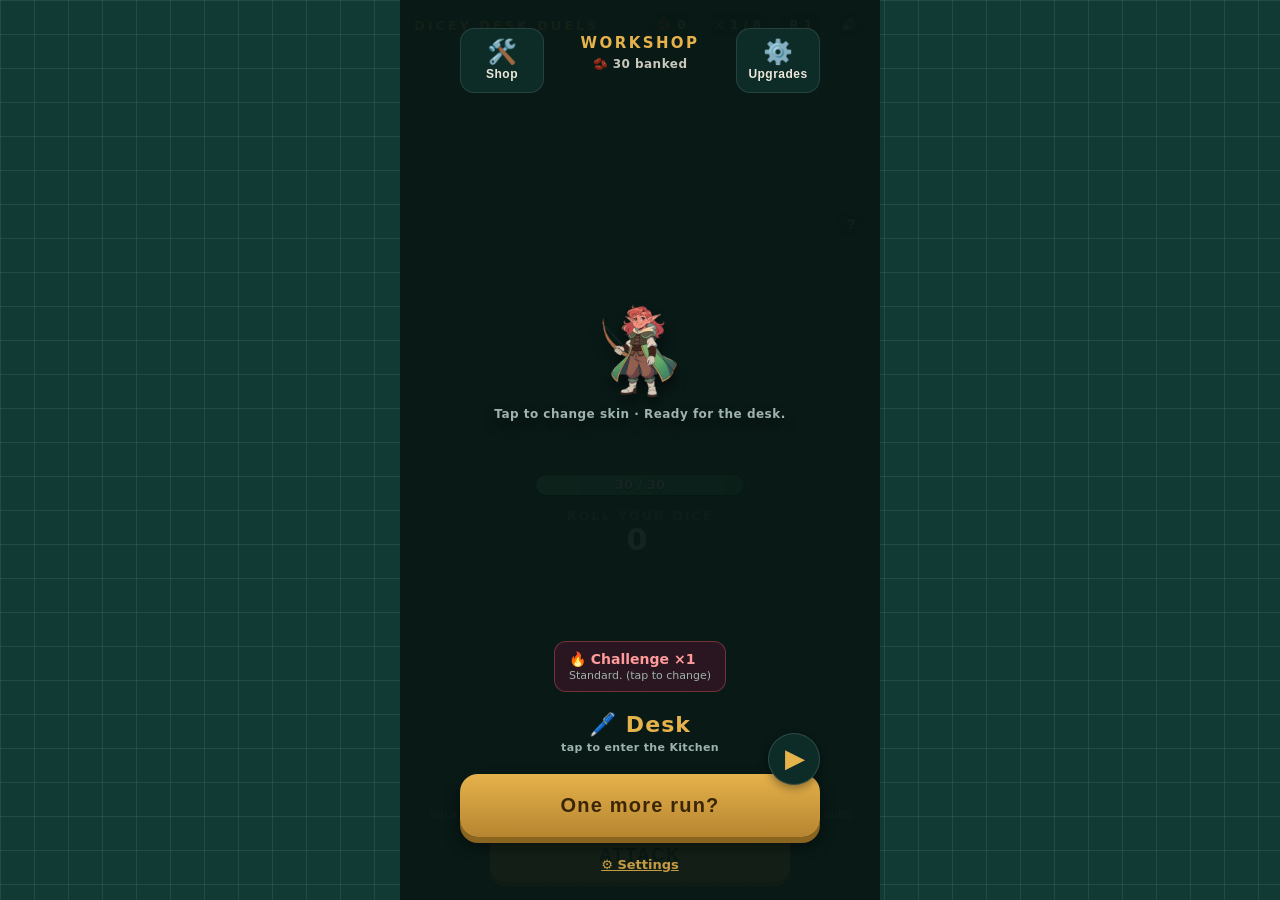
<file: index.html>
<!DOCTYPE html>
<html lang="en">
<head>
<meta charset="UTF-8">
<meta name="viewport" content="width=device-width, initial-scale=1.0, maximum-scale=1.0, user-scalable=no">
<meta name="theme-color" content="#123a35">
<link rel="manifest" href="manifest.webmanifest">
<link rel="icon" href="favicon.ico" sizes="any">
<link rel="icon" type="image/svg+xml" href="favicon.svg">
<link rel="icon" type="image/png" sizes="32x32" href="favicon-32x32.png">
<link rel="icon" type="image/png" sizes="16x16" href="favicon-16x16.png">
<link rel="apple-touch-icon" href="apple-touch-icon.png">
<link rel="stylesheet" href="styles.css">
<title>Dicey Desk Duels</title>
</head>
<body>
<div id="game">
  <div class="topbar">
    <div class="title">DICEY DESK DUELS</div>
    <div class="grow"></div>
    <div class="chip">🫘 <b id="curlabel">0</b></div>
    <div class="chip" id="chalchip" style="display:none">🔥× <b id="challabel">1</b></div>
    <div class="chip">⚔️ <b id="fightlabel">1 / 8</b></div>
    <div class="chip">R<b id="roundlabel">1</b></div>
    <button class="chip" id="mutebtn" title="Mute / unmute sound" aria-label="Mute or unmute sound">🔊</button>
  </div>
  <div class="enemies" id="enemies"></div>
  <div class="player" id="playerzone">
    <button class="info" id="infobtn">?</button>
    <div class="heroline">
      <div class="allyslot" id="ally0"></div>
      <div class="hero" id="hero">🧝</div>
      <div class="allyslot" id="ally1"></div>
    </div>
    <div class="phpwrap">
      <span class="armorpip" id="armorpip" style="display:none">🛡️<span id="armorval">0</span></span>
      <span class="shieldpip" id="shieldpip" style="display:none">🔷<span id="shieldval">0</span></span>
      <span class="poisonpip" id="poisonpip" style="display:none">🧪<span id="poisonval">0</span></span>
      <div class="php"><i id="phpfill"></i><span id="phptext">30 / 30</span></div>
    </div>
    <div class="preview" id="preview">
      <div class="combo none" id="combolabel">roll your dice</div>
      <div class="dmgnum"><span id="dmgval">0</span><em id="dmgmeta"></em></div>
    </div>
  </div>
  <div class="dicerow" id="dicerow"></div>
  <div class="rerollbar">🔄 <b id="rerolls">3</b> / <span id="maxrerolls">3</span> rerolls</div>
  <div class="hint">Tap a die to reroll · tap an enemy for stats &amp; targeting · tap yourself for buffs</div>
  <div class="actions"><button class="attack" id="attackbtn">Attack</button></div>
  <div class="overlay" id="overlay" style="display:none"></div>
</div>
<script src="content.js"></script>
<script src="engine.js"></script>
<script src="audio.js"></script>
<script src="music.js"></script>
<script src="view.js"></script>
<script>
if ('serviceWorker' in navigator && location.protocol.indexOf('http') === 0) {
  navigator.serviceWorker.register('sw.js').then(function (r) { if (r) r.update(); }).catch(function(){});
}
</script>
</body>
</html>
</file>
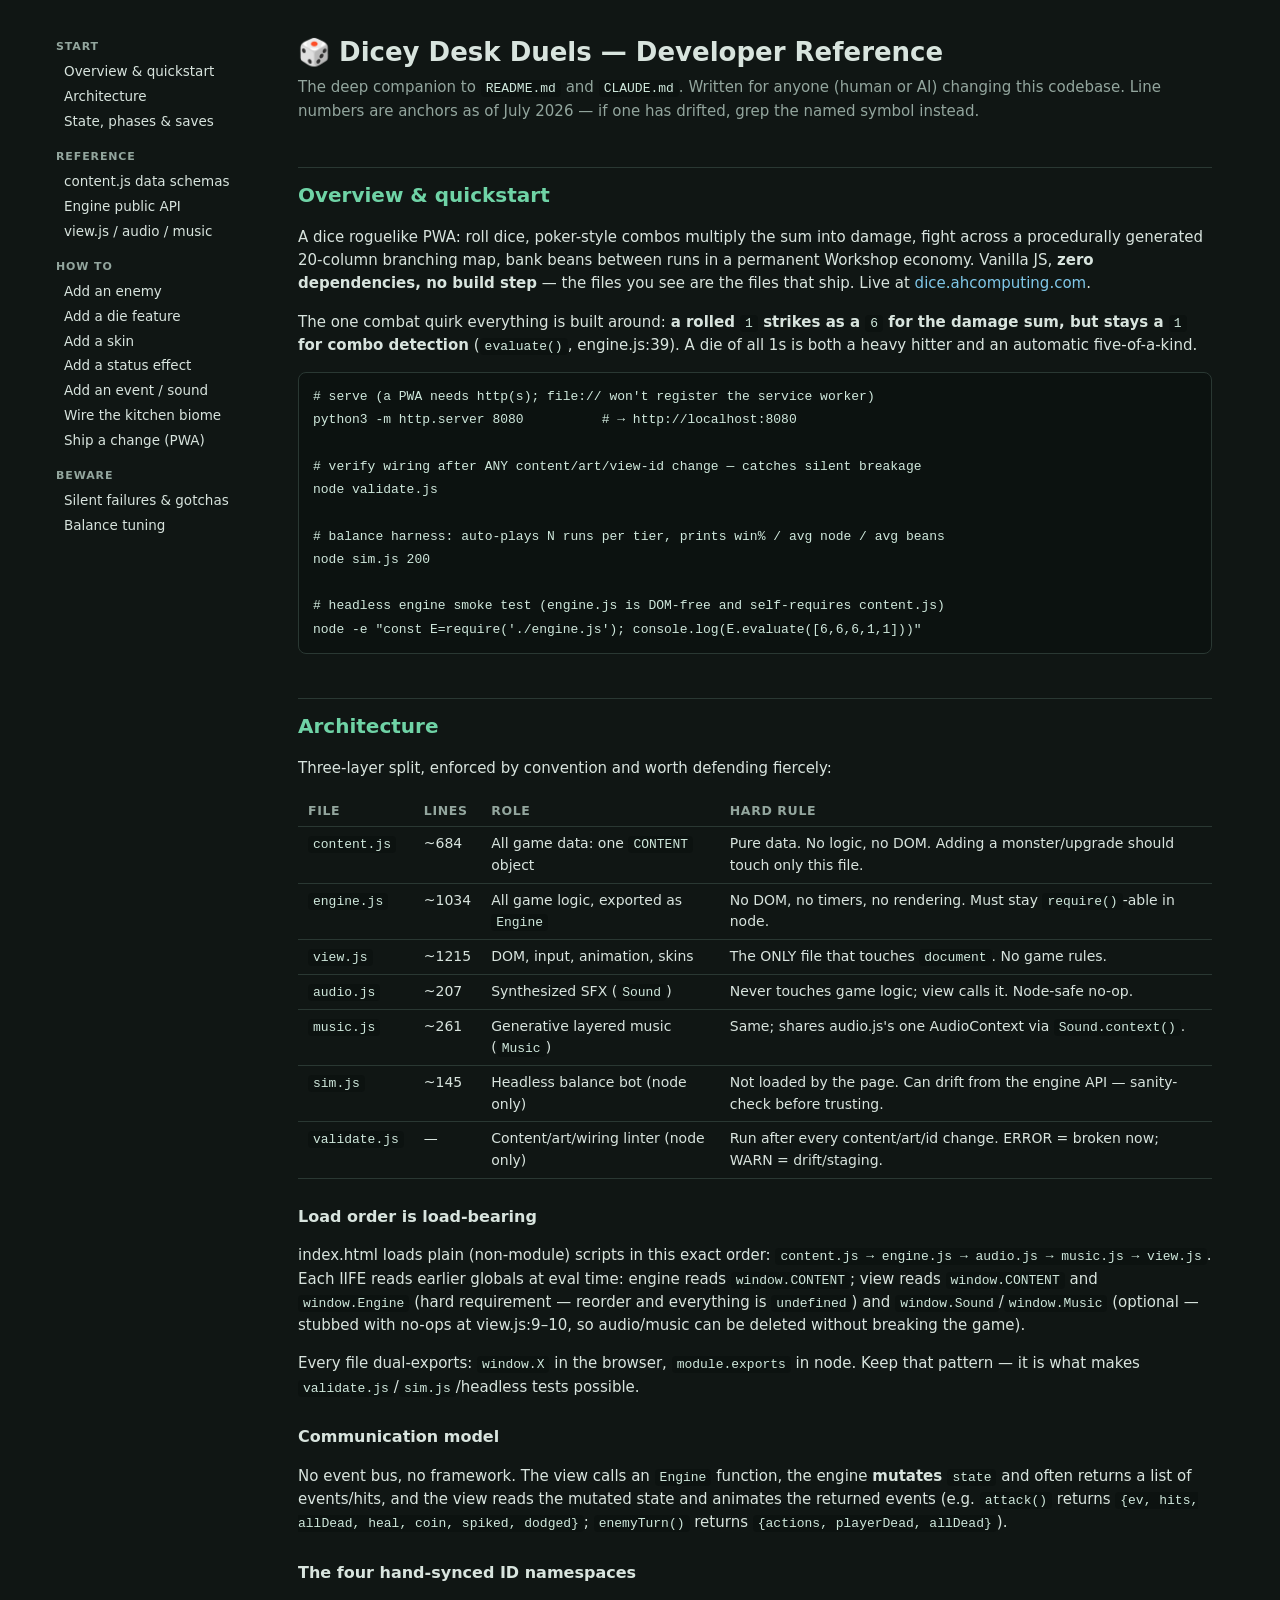
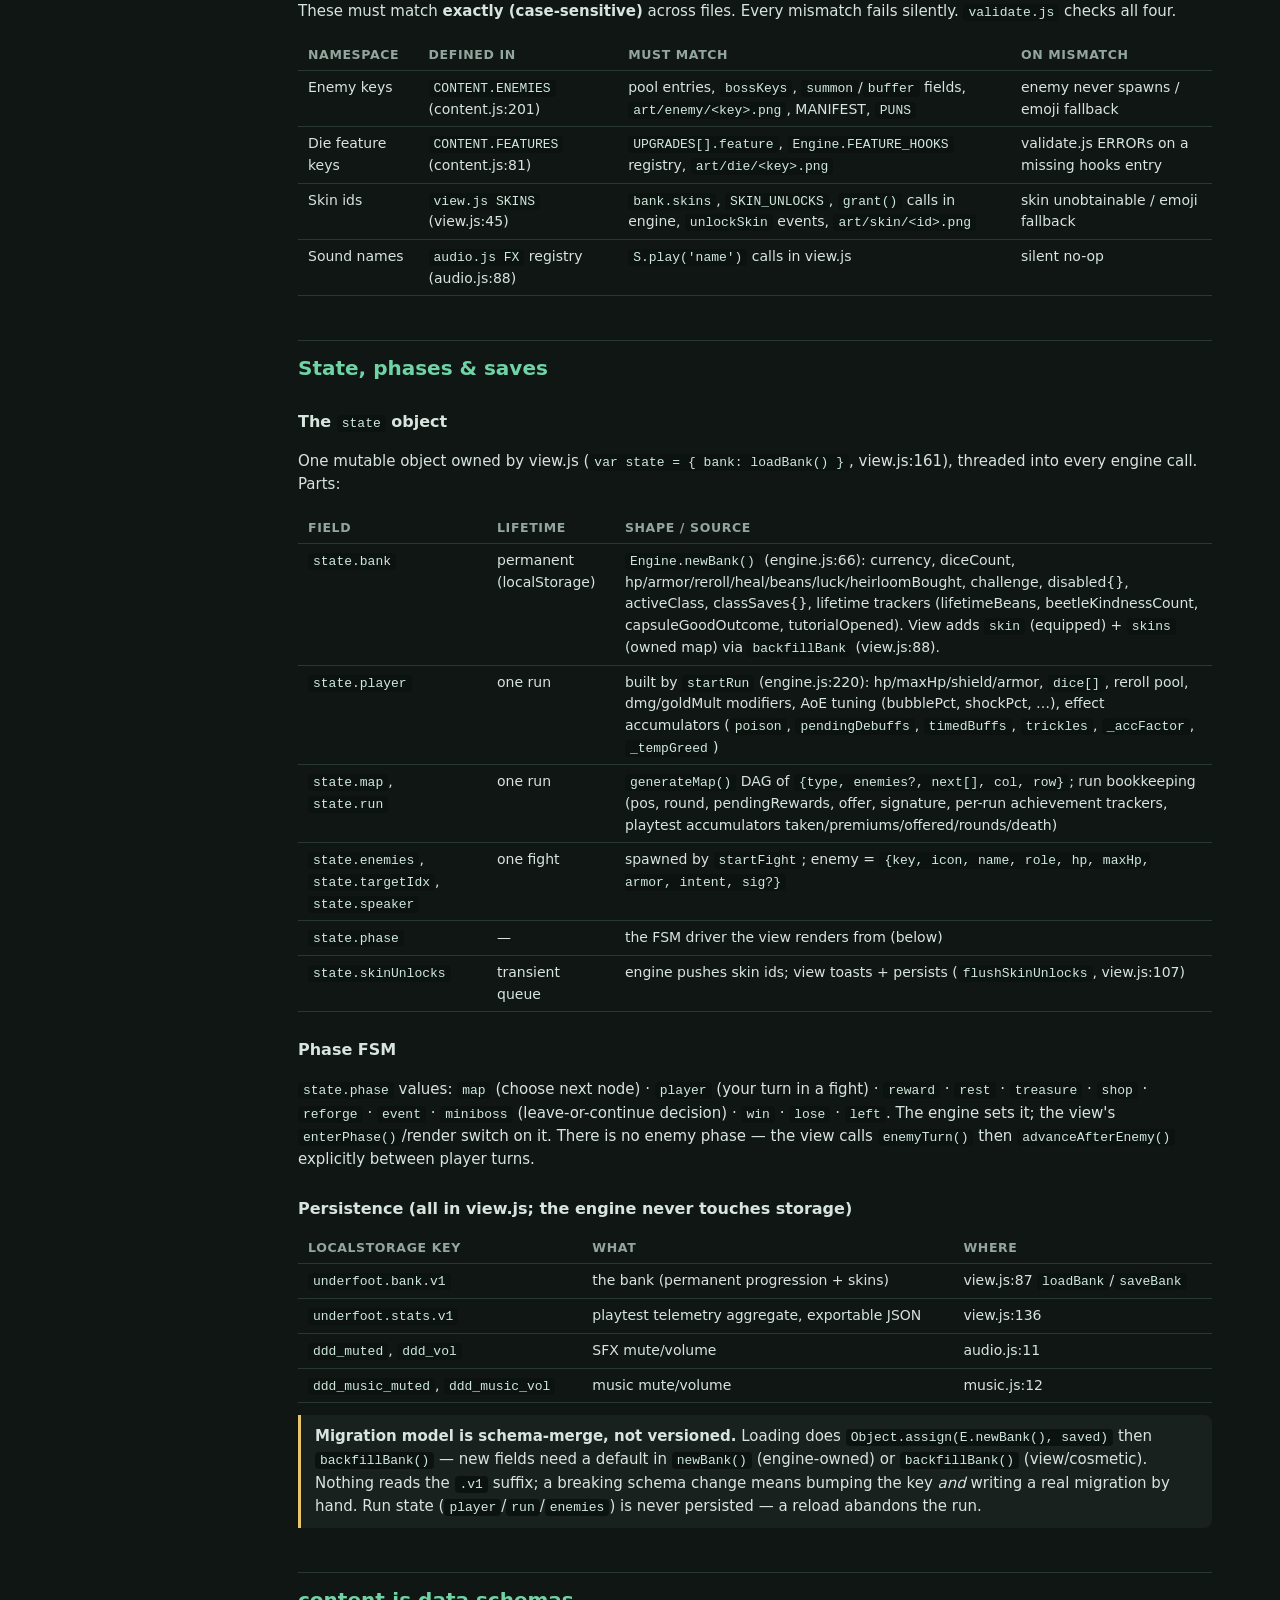
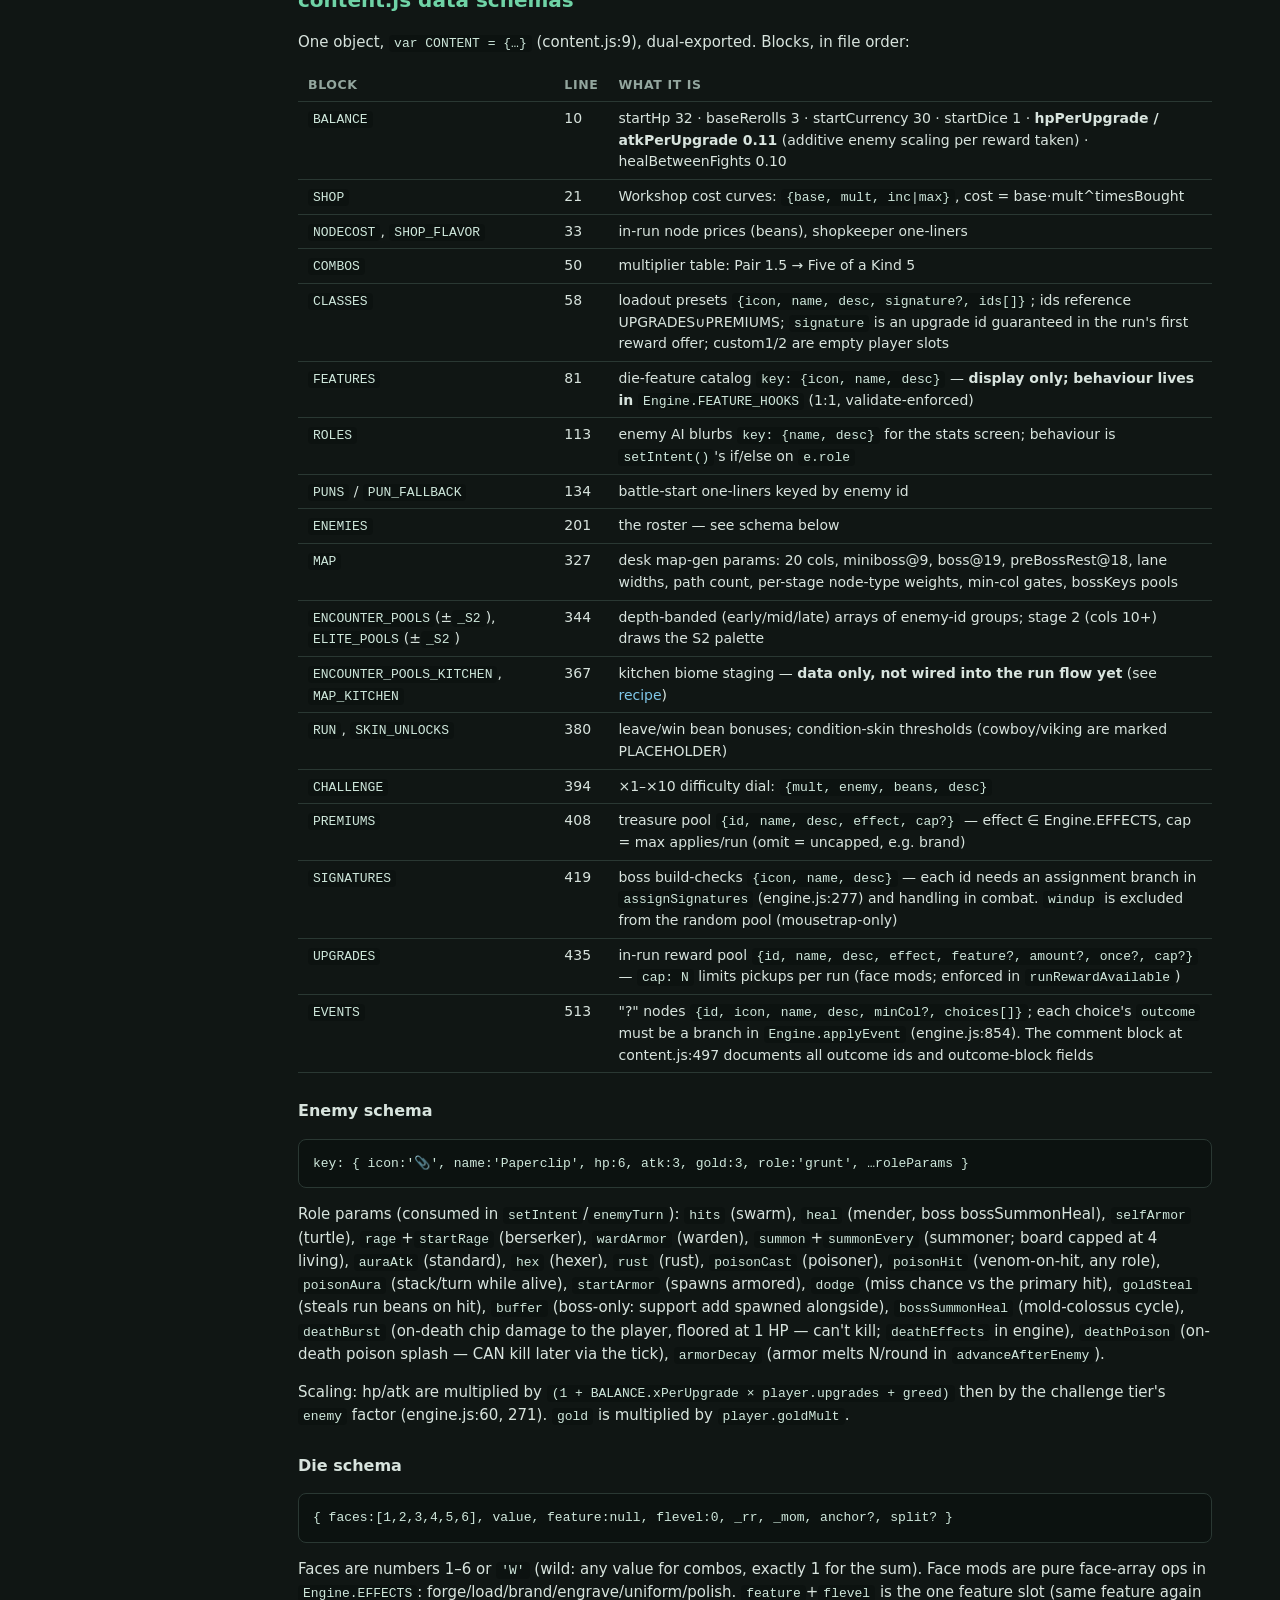
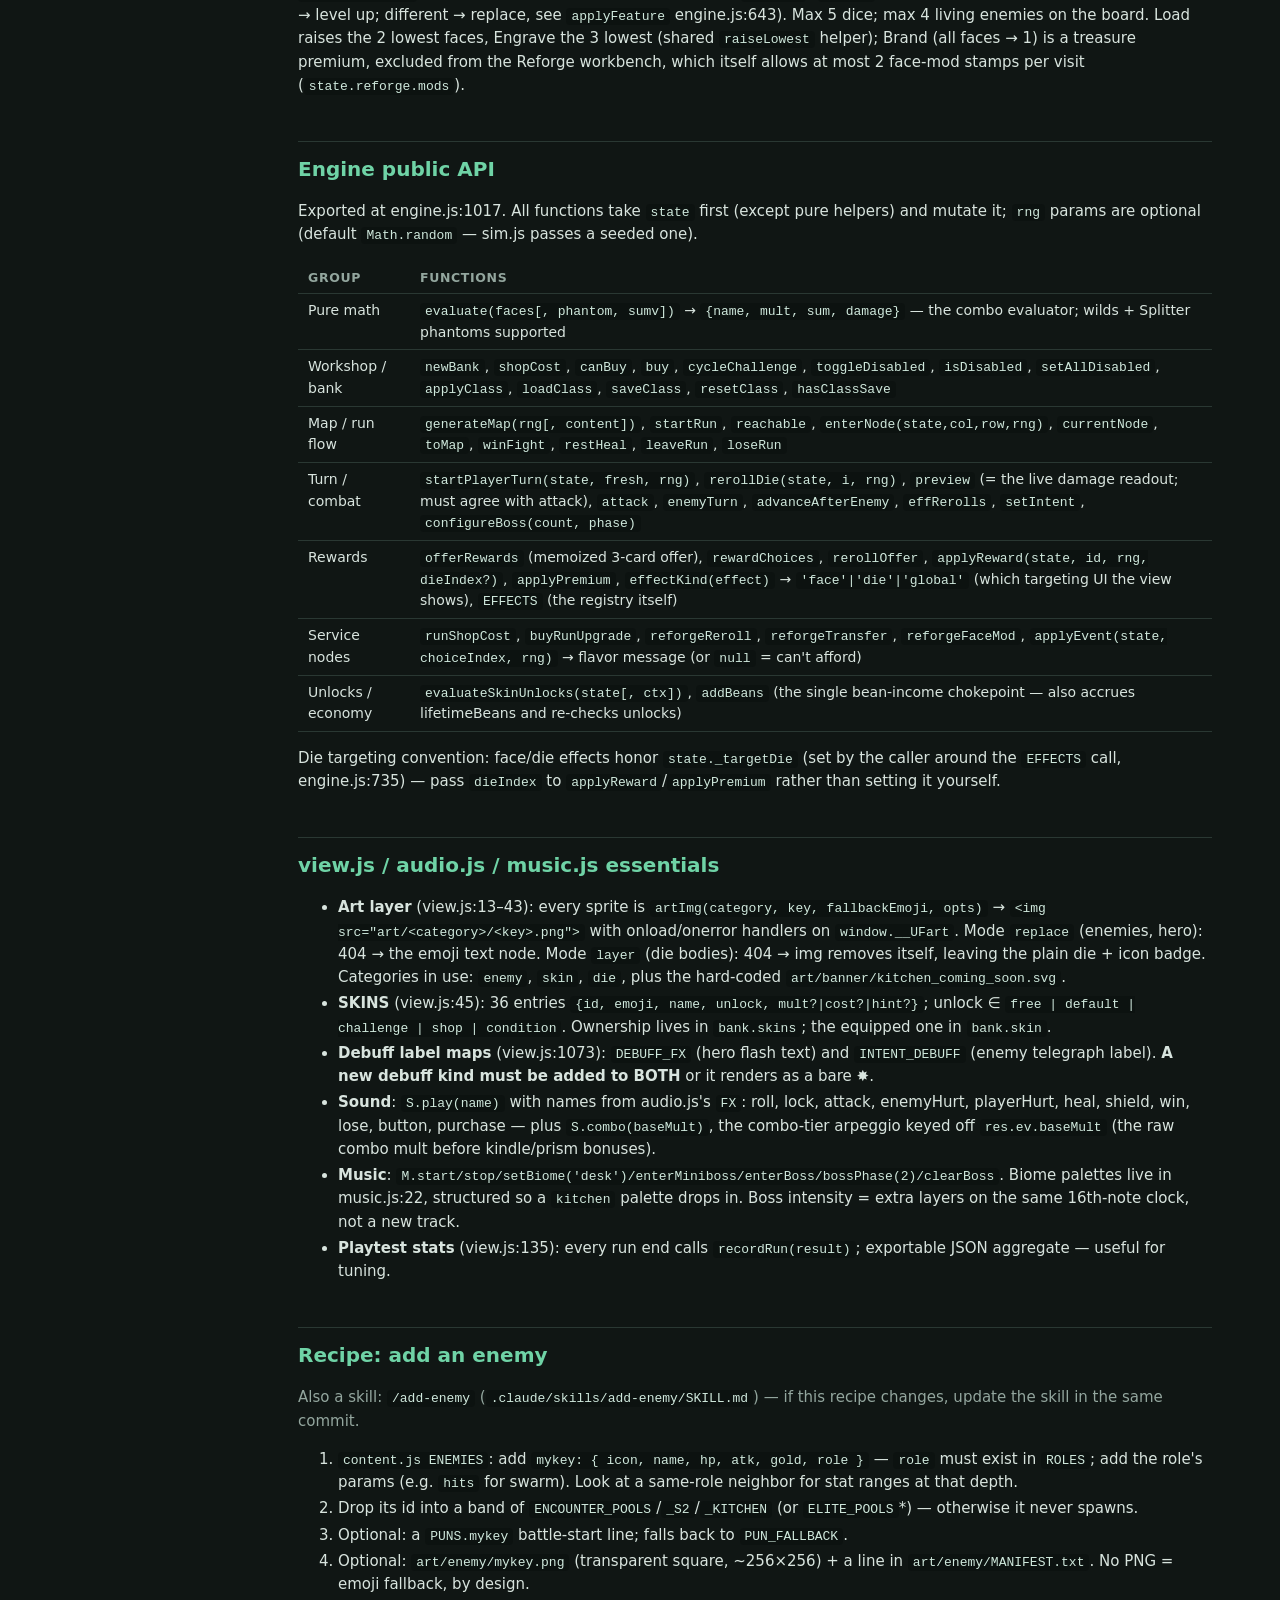
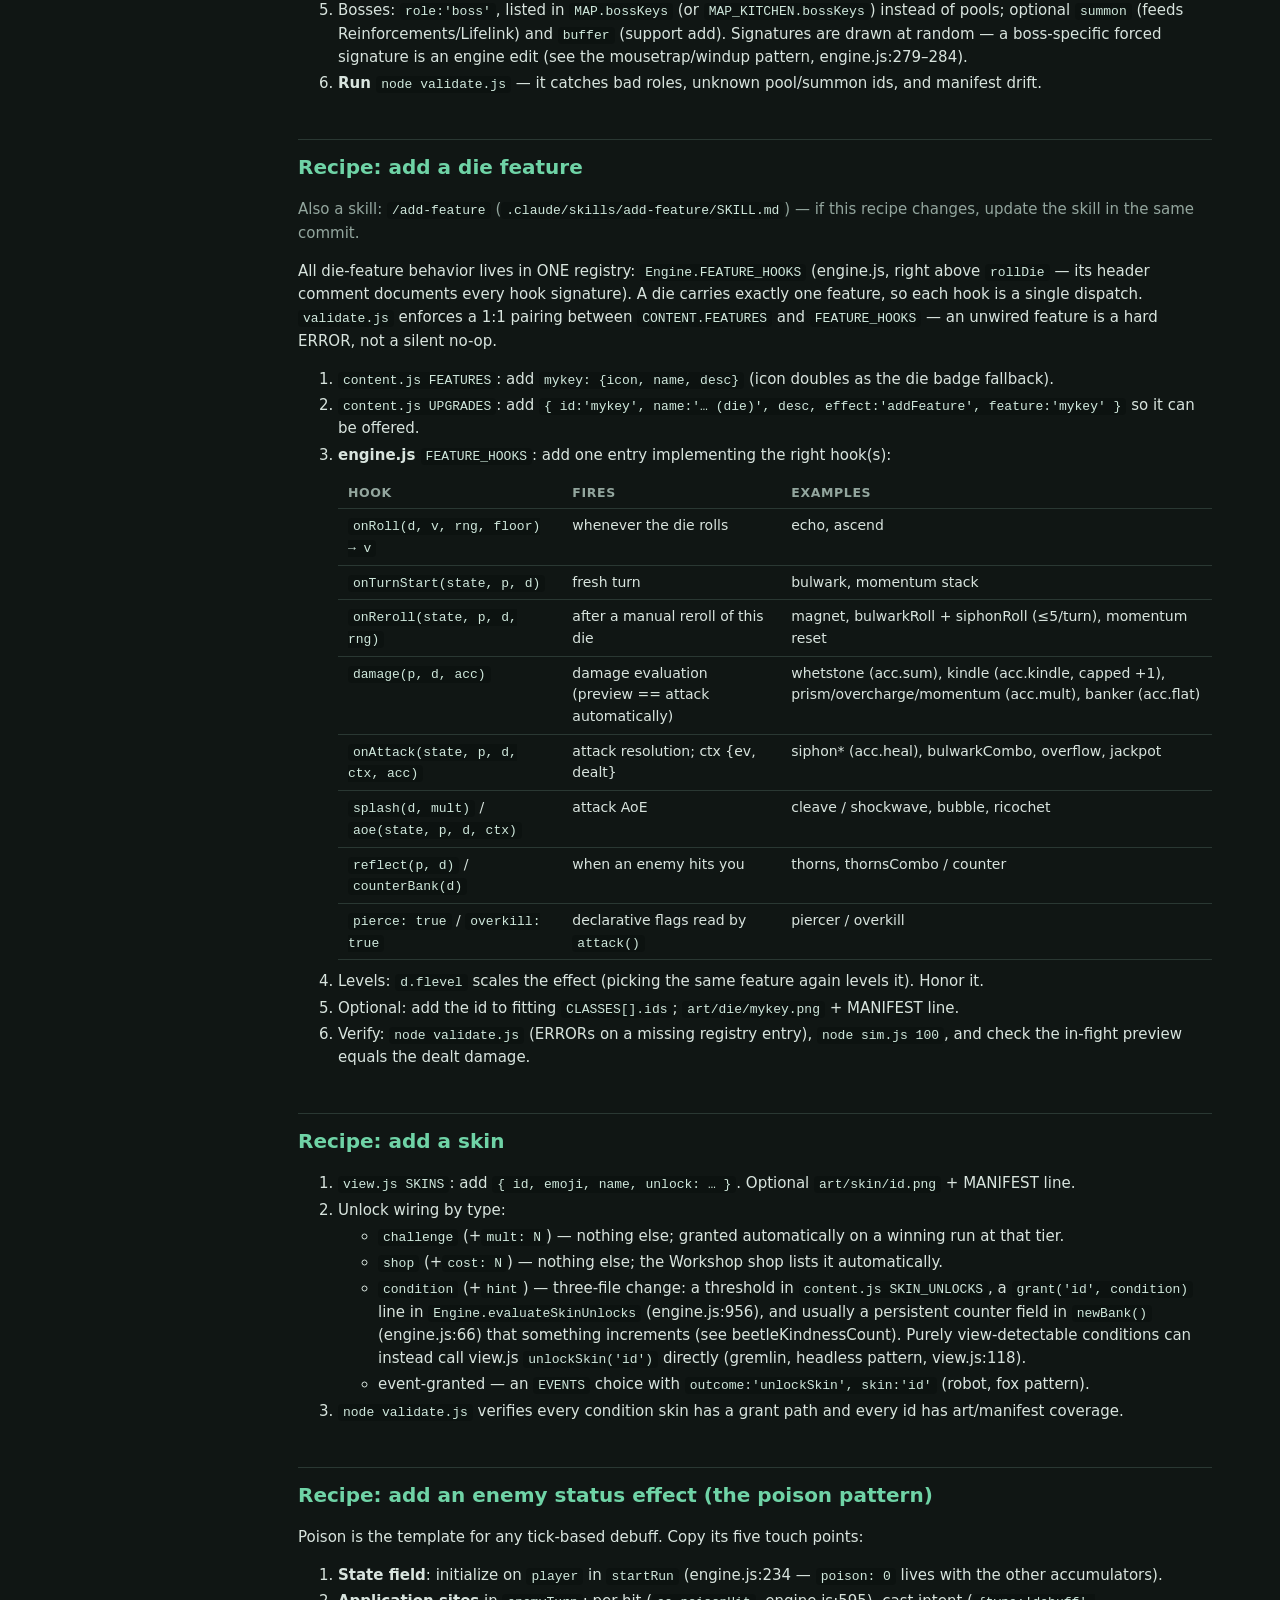
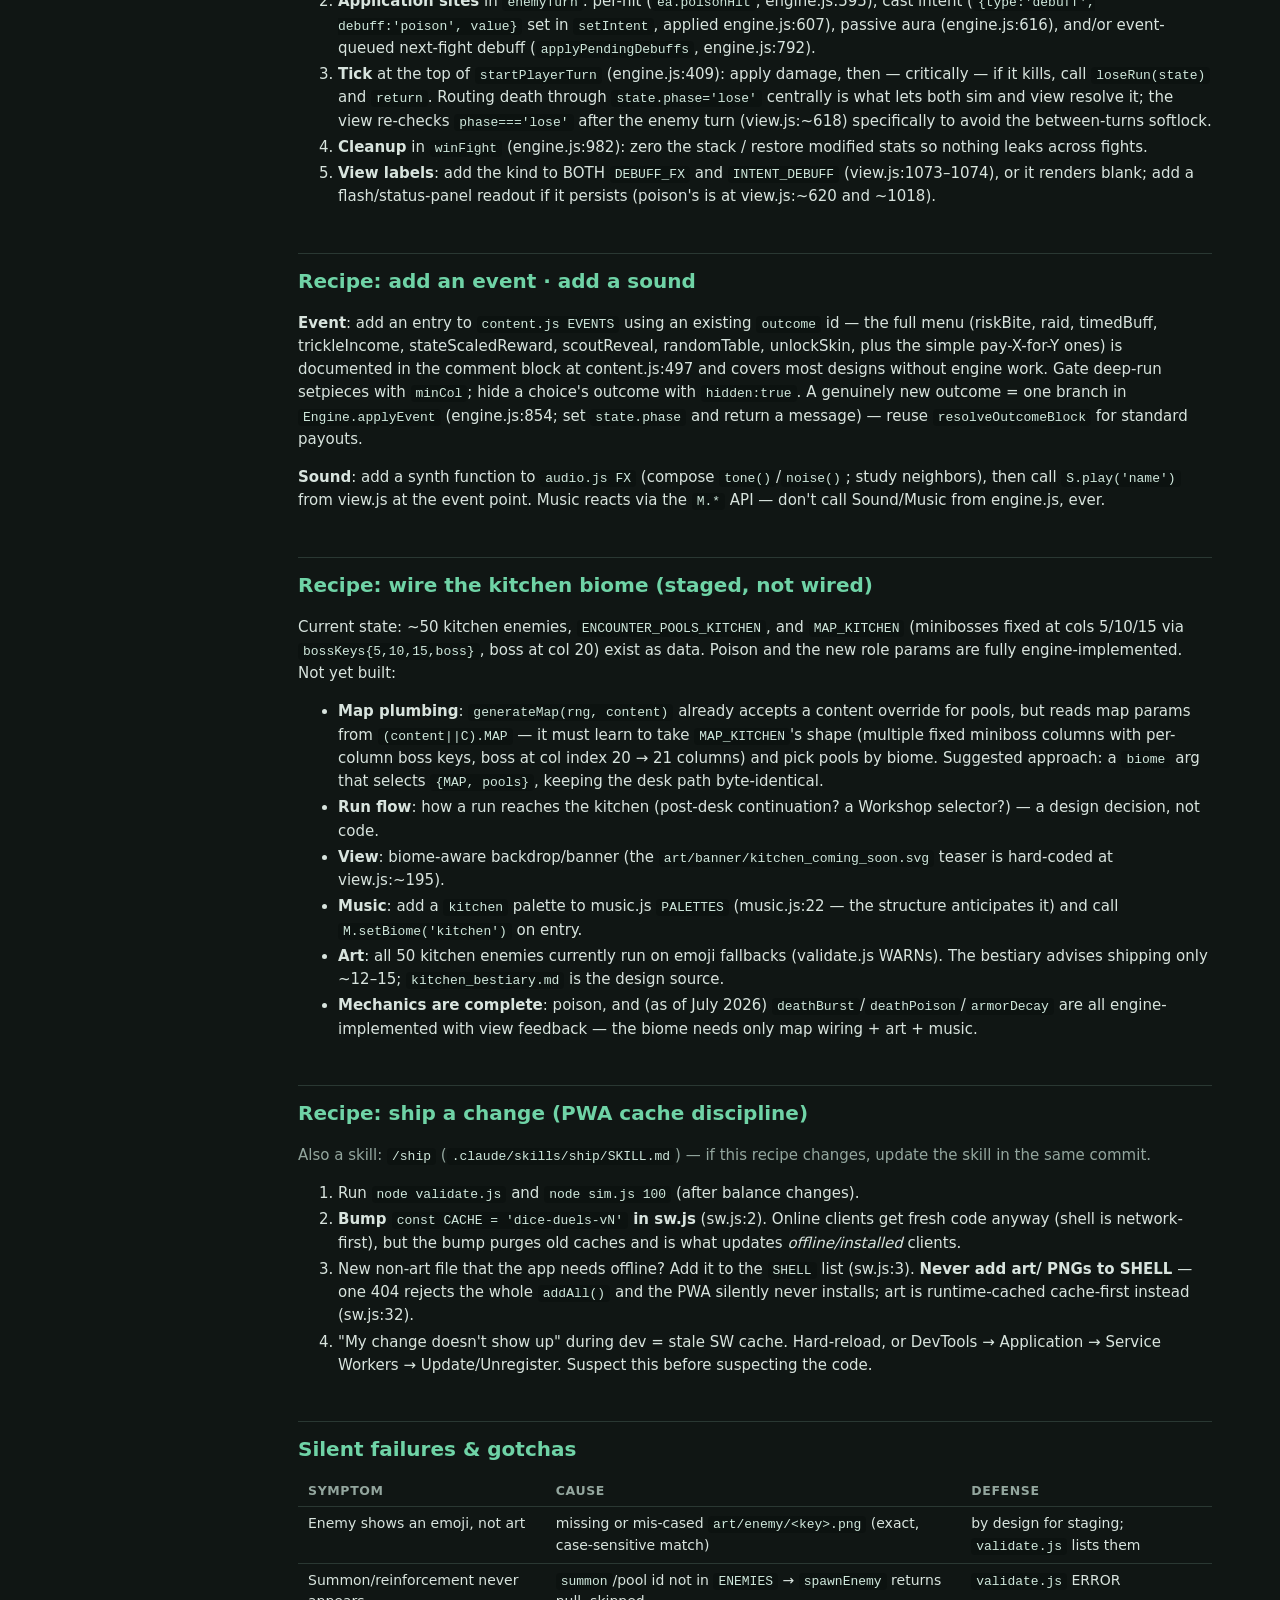
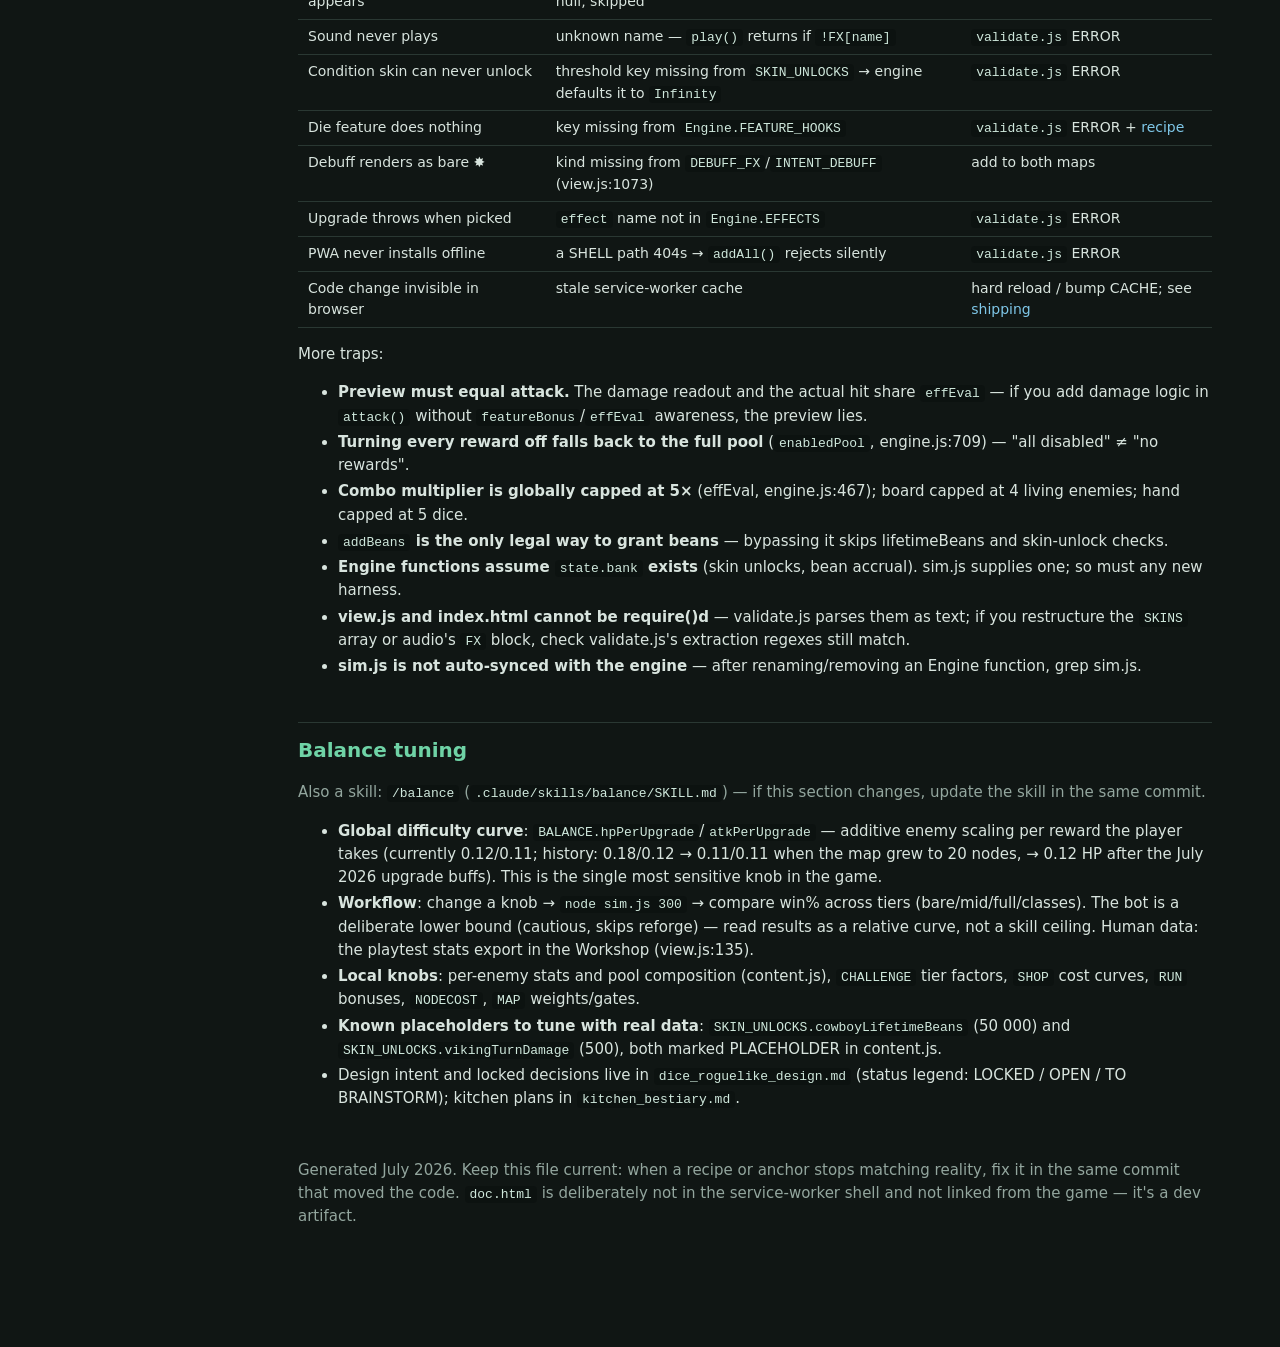
<file: doc.html>
<!DOCTYPE html>
<html lang="en">
<head>
<meta charset="utf-8">
<meta name="viewport" content="width=device-width, initial-scale=1">
<title>Dicey Desk Duels — Developer Reference</title>
<style>
  :root {
    --bg: #101614; --panel: #18211e; --line: #2a3833; --text: #d8e4de; --dim: #93a69e;
    --accent: #6fd3a6; --warn: #e8c46a; --err: #e88a7a; --code-bg: #0c1210; --link: #7fc7e8;
  }
  * { box-sizing: border-box; }
  body { margin: 0; font: 15px/1.55 system-ui, -apple-system, "Segoe UI", sans-serif; background: var(--bg); color: var(--text); }
  a { color: var(--link); text-decoration: none; } a:hover { text-decoration: underline; }
  .wrap { display: flex; max-width: 1200px; margin: 0 auto; }
  nav { width: 230px; flex-shrink: 0; padding: 24px 8px 24px 16px; position: sticky; top: 0; height: 100vh; overflow-y: auto; font-size: 13.5px; }
  nav b { display: block; color: var(--dim); text-transform: uppercase; font-size: 11px; letter-spacing: .08em; margin: 14px 0 4px; }
  nav a { display: block; padding: 2px 8px; border-radius: 6px; color: var(--text); }
  nav a:hover { background: var(--panel); text-decoration: none; }
  main { flex: 1; min-width: 0; padding: 24px 28px 80px; }
  h1 { font-size: 26px; margin: 8px 0 2px; } h1 + p { margin-top: 4px; }
  h2 { font-size: 20px; margin: 44px 0 8px; padding-top: 12px; border-top: 1px solid var(--line); color: var(--accent); }
  h3 { font-size: 16px; margin: 26px 0 6px; }
  p, li { color: var(--text); } .dim { color: var(--dim); }
  code { font: 13px/1.5 ui-monospace, "SF Mono", Menlo, Consolas, monospace; background: var(--code-bg); padding: 1px 5px; border-radius: 4px; color: #cfe8dc; }
  pre { background: var(--code-bg); border: 1px solid var(--line); border-radius: 8px; padding: 12px 14px; overflow-x: auto; }
  pre code { background: none; padding: 0; }
  table { border-collapse: collapse; width: 100%; margin: 10px 0; font-size: 14px; }
  th, td { text-align: left; padding: 6px 10px; border-bottom: 1px solid var(--line); vertical-align: top; }
  th { color: var(--dim); font-weight: 600; font-size: 12.5px; text-transform: uppercase; letter-spacing: .05em; }
  .callout { border-left: 3px solid var(--accent); background: var(--panel); padding: 10px 14px; border-radius: 0 8px 8px 0; margin: 12px 0; }
  .callout.warn { border-color: var(--warn); } .callout.err { border-color: var(--err); }
  .tag { display: inline-block; font-size: 11px; padding: 1px 7px; border-radius: 10px; background: var(--panel); border: 1px solid var(--line); color: var(--dim); margin-left: 6px; vertical-align: middle; }
  ol li, ul li { margin: 3px 0; }
  @media (max-width: 800px) { .wrap { display: block; } nav { position: static; width: auto; height: auto; } }
</style>
</head>
<body>
<div class="wrap">
<nav>
  <b>Start</b>
  <a href="#overview">Overview &amp; quickstart</a>
  <a href="#architecture">Architecture</a>
  <a href="#state">State, phases &amp; saves</a>
  <b>Reference</b>
  <a href="#content">content.js data schemas</a>
  <a href="#engine">Engine public API</a>
  <a href="#view">view.js / audio / music</a>
  <b>How to</b>
  <a href="#recipe-enemy">Add an enemy</a>
  <a href="#recipe-feature">Add a die feature</a>
  <a href="#recipe-skin">Add a skin</a>
  <a href="#recipe-status">Add a status effect</a>
  <a href="#recipe-event">Add an event / sound</a>
  <a href="#recipe-biome">Wire the kitchen biome</a>
  <a href="#recipe-ship">Ship a change (PWA)</a>
  <b>Beware</b>
  <a href="#gotchas">Silent failures &amp; gotchas</a>
  <a href="#balance">Balance tuning</a>
</nav>
<main>

<h1>🎲 Dicey Desk Duels — Developer Reference</h1>
<p class="dim">The deep companion to <code>README.md</code> and <code>CLAUDE.md</code>. Written for anyone (human or AI)
changing this codebase. Line numbers are anchors as of July&nbsp;2026 — if one has drifted, grep the named symbol instead.</p>

<h2 id="overview">Overview &amp; quickstart</h2>
<p>A dice roguelike PWA: roll dice, poker-style combos multiply the sum into damage, fight across a procedurally
generated 20-column branching map, bank beans between runs in a permanent Workshop economy. Vanilla JS,
<b>zero dependencies, no build step</b> — the files you see are the files that ship. Live at
<a href="https://dice.ahcomputing.com">dice.ahcomputing.com</a>.</p>
<p>The one combat quirk everything is built around: <b>a rolled <code>1</code> strikes as a <code>6</code> for the damage sum,
but stays a <code>1</code> for combo detection</b> (<code>evaluate()</code>, engine.js:39). A die of all 1s is both a heavy
hitter and an automatic five-of-a-kind.</p>
<pre><code># serve (a PWA needs http(s); file:// won't register the service worker)
python3 -m http.server 8080          # → http://localhost:8080

# verify wiring after ANY content/art/view-id change — catches silent breakage
node validate.js

# balance harness: auto-plays N runs per tier, prints win% / avg node / avg beans
node sim.js 200

# headless engine smoke test (engine.js is DOM-free and self-requires content.js)
node -e "const E=require('./engine.js'); console.log(E.evaluate([6,6,6,1,1]))"</code></pre>

<h2 id="architecture">Architecture</h2>
<p>Three-layer split, enforced by convention and worth defending fiercely:</p>
<table>
<tr><th>File</th><th>Lines</th><th>Role</th><th>Hard rule</th></tr>
<tr><td><code>content.js</code></td><td>~684</td><td>All game data: one <code>CONTENT</code> object</td><td>Pure data. No logic, no DOM. Adding a monster/upgrade should touch only this file.</td></tr>
<tr><td><code>engine.js</code></td><td>~1034</td><td>All game logic, exported as <code>Engine</code></td><td>No DOM, no timers, no rendering. Must stay <code>require()</code>-able in node.</td></tr>
<tr><td><code>view.js</code></td><td>~1215</td><td>DOM, input, animation, skins</td><td>The ONLY file that touches <code>document</code>. No game rules.</td></tr>
<tr><td><code>audio.js</code></td><td>~207</td><td>Synthesized SFX (<code>Sound</code>)</td><td>Never touches game logic; view calls it. Node-safe no-op.</td></tr>
<tr><td><code>music.js</code></td><td>~261</td><td>Generative layered music (<code>Music</code>)</td><td>Same; shares audio.js's one AudioContext via <code>Sound.context()</code>.</td></tr>
<tr><td><code>sim.js</code></td><td>~145</td><td>Headless balance bot (node only)</td><td>Not loaded by the page. Can drift from the engine API — sanity-check before trusting.</td></tr>
<tr><td><code>validate.js</code></td><td>—</td><td>Content/art/wiring linter (node only)</td><td>Run after every content/art/id change. ERROR = broken now; WARN = drift/staging.</td></tr>
</table>

<h3>Load order is load-bearing</h3>
<p>index.html loads plain (non-module) scripts in this exact order:
<code>content.js → engine.js → audio.js → music.js → view.js</code>. Each IIFE reads earlier globals at eval time:
engine reads <code>window.CONTENT</code>; view reads <code>window.CONTENT</code> and <code>window.Engine</code>
(hard requirement — reorder and everything is <code>undefined</code>) and <code>window.Sound</code>/<code>window.Music</code>
(optional — stubbed with no-ops at view.js:9–10, so audio/music can be deleted without breaking the game).</p>
<p>Every file dual-exports: <code>window.X</code> in the browser, <code>module.exports</code> in node. Keep that pattern —
it is what makes <code>validate.js</code>/<code>sim.js</code>/headless tests possible.</p>

<h3>Communication model</h3>
<p>No event bus, no framework. The view calls an <code>Engine</code> function, the engine <b>mutates <code>state</code></b>
and often returns a list of events/hits, and the view reads the mutated state and animates the returned events
(e.g. <code>attack()</code> returns <code>{ev, hits, allDead, heal, coin, spiked, dodged}</code>; <code>enemyTurn()</code>
returns <code>{actions, playerDead, allDead}</code>).</p>

<h3>The four hand-synced ID namespaces</h3>
<p>These must match <b>exactly (case-sensitive)</b> across files. Every mismatch fails silently. <code>validate.js</code> checks all four.</p>
<table>
<tr><th>Namespace</th><th>Defined in</th><th>Must match</th><th>On mismatch</th></tr>
<tr><td>Enemy keys</td><td><code>CONTENT.ENEMIES</code> (content.js:201)</td><td>pool entries, <code>bossKeys</code>, <code>summon</code>/<code>buffer</code> fields, <code>art/enemy/&lt;key&gt;.png</code>, MANIFEST, <code>PUNS</code></td><td>enemy never spawns / emoji fallback</td></tr>
<tr><td>Die feature keys</td><td><code>CONTENT.FEATURES</code> (content.js:81)</td><td><code>UPGRADES[].feature</code>, <code>Engine.FEATURE_HOOKS</code> registry, <code>art/die/&lt;key&gt;.png</code></td><td>validate.js ERRORs on a missing hooks entry</td></tr>
<tr><td>Skin ids</td><td><code>view.js SKINS</code> (view.js:45)</td><td><code>bank.skins</code>, <code>SKIN_UNLOCKS</code>, <code>grant()</code> calls in engine, <code>unlockSkin</code> events, <code>art/skin/&lt;id&gt;.png</code></td><td>skin unobtainable / emoji fallback</td></tr>
<tr><td>Sound names</td><td><code>audio.js FX</code> registry (audio.js:88)</td><td><code>S.play('name')</code> calls in view.js</td><td>silent no-op</td></tr>
</table>

<h2 id="state">State, phases &amp; saves</h2>
<h3>The <code>state</code> object</h3>
<p>One mutable object owned by view.js (<code>var state = { bank: loadBank() }</code>, view.js:161), threaded into every
engine call. Parts:</p>
<table>
<tr><th>Field</th><th>Lifetime</th><th>Shape / source</th></tr>
<tr><td><code>state.bank</code></td><td>permanent (localStorage)</td><td><code>Engine.newBank()</code> (engine.js:66): currency, diceCount, hp/armor/reroll/heal/beans/luck/heirloomBought, challenge, disabled{}, activeClass, classSaves{}, lifetime trackers (lifetimeBeans, beetleKindnessCount, capsuleGoodOutcome, tutorialOpened). View adds <code>skin</code> (equipped) + <code>skins</code> (owned map) via <code>backfillBank</code> (view.js:88).</td></tr>
<tr><td><code>state.player</code></td><td>one run</td><td>built by <code>startRun</code> (engine.js:220): hp/maxHp/shield/armor, <code>dice[]</code>, reroll pool, dmg/goldMult modifiers, AoE tuning (bubblePct, shockPct, …), effect accumulators (<code>poison</code>, <code>pendingDebuffs</code>, <code>timedBuffs</code>, <code>trickles</code>, <code>_accFactor</code>, <code>_tempGreed</code>)</td></tr>
<tr><td><code>state.map</code>, <code>state.run</code></td><td>one run</td><td><code>generateMap()</code> DAG of <code>{type, enemies?, next[], col, row}</code>; run bookkeeping (pos, round, pendingRewards, offer, signature, per-run achievement trackers, playtest accumulators taken/premiums/offered/rounds/death)</td></tr>
<tr><td><code>state.enemies</code>, <code>state.targetIdx</code>, <code>state.speaker</code></td><td>one fight</td><td>spawned by <code>startFight</code>; enemy = <code>{key, icon, name, role, hp, maxHp, armor, intent, sig?}</code></td></tr>
<tr><td><code>state.phase</code></td><td>—</td><td>the FSM driver the view renders from (below)</td></tr>
<tr><td><code>state.skinUnlocks</code></td><td>transient queue</td><td>engine pushes skin ids; view toasts + persists (<code>flushSkinUnlocks</code>, view.js:107)</td></tr>
</table>
<h3>Phase FSM</h3>
<p><code>state.phase</code> values: <code>map</code> (choose next node) · <code>player</code> (your turn in a fight) ·
<code>reward</code> · <code>rest</code> · <code>treasure</code> · <code>shop</code> · <code>reforge</code> · <code>event</code> ·
<code>miniboss</code> (leave-or-continue decision) · <code>win</code> · <code>lose</code> · <code>left</code>.
The engine sets it; the view's <code>enterPhase()</code>/render switch on it. There is no enemy phase —
the view calls <code>enemyTurn()</code> then <code>advanceAfterEnemy()</code> explicitly between player turns.</p>
<h3>Persistence (all in view.js; the engine never touches storage)</h3>
<table>
<tr><th>localStorage key</th><th>What</th><th>Where</th></tr>
<tr><td><code>underfoot.bank.v1</code></td><td>the bank (permanent progression + skins)</td><td>view.js:87 <code>loadBank</code>/<code>saveBank</code></td></tr>
<tr><td><code>underfoot.stats.v1</code></td><td>playtest telemetry aggregate, exportable JSON</td><td>view.js:136</td></tr>
<tr><td><code>ddd_muted</code>, <code>ddd_vol</code></td><td>SFX mute/volume</td><td>audio.js:11</td></tr>
<tr><td><code>ddd_music_muted</code>, <code>ddd_music_vol</code></td><td>music mute/volume</td><td>music.js:12</td></tr>
</table>
<div class="callout warn"><b>Migration model is schema-merge, not versioned.</b> Loading does
<code>Object.assign(E.newBank(), saved)</code> then <code>backfillBank()</code> — new fields need a default in
<code>newBank()</code> (engine-owned) or <code>backfillBank()</code> (view/cosmetic). Nothing reads the <code>.v1</code>
suffix; a breaking schema change means bumping the key <i>and</i> writing a real migration by hand.
Run state (<code>player</code>/<code>run</code>/<code>enemies</code>) is never persisted — a reload abandons the run.</div>

<h2 id="content">content.js data schemas</h2>
<p>One object, <code>var CONTENT = {…}</code> (content.js:9), dual-exported. Blocks, in file order:</p>
<table>
<tr><th>Block</th><th>Line</th><th>What it is</th></tr>
<tr><td><code>BALANCE</code></td><td>10</td><td>startHp 32 · baseRerolls 3 · startCurrency 30 · startDice 1 · <b>hpPerUpgrade / atkPerUpgrade 0.11</b> (additive enemy scaling per reward taken) · healBetweenFights 0.10</td></tr>
<tr><td><code>SHOP</code></td><td>21</td><td>Workshop cost curves: <code>{base, mult, inc|max}</code>, cost = base·mult^timesBought</td></tr>
<tr><td><code>NODECOST</code>, <code>SHOP_FLAVOR</code></td><td>33</td><td>in-run node prices (beans), shopkeeper one-liners</td></tr>
<tr><td><code>COMBOS</code></td><td>50</td><td>multiplier table: Pair 1.5 → Five of a Kind 5</td></tr>
<tr><td><code>CLASSES</code></td><td>58</td><td>loadout presets <code>{icon, name, desc, signature?, ids[]}</code>; ids reference UPGRADES∪PREMIUMS; <code>signature</code> is an upgrade id guaranteed in the run's first reward offer; custom1/2 are empty player slots</td></tr>
<tr><td><code>FEATURES</code></td><td>81</td><td>die-feature catalog <code>key: {icon, name, desc}</code> — <b>display only; behaviour lives in <code>Engine.FEATURE_HOOKS</code></b> (1:1, validate-enforced)</td></tr>
<tr><td><code>ROLES</code></td><td>113</td><td>enemy AI blurbs <code>key: {name, desc}</code> for the stats screen; behaviour is <code>setIntent()</code>'s if/else on <code>e.role</code></td></tr>
<tr><td><code>PUNS</code> / <code>PUN_FALLBACK</code></td><td>134</td><td>battle-start one-liners keyed by enemy id</td></tr>
<tr><td><code>ENEMIES</code></td><td>201</td><td>the roster — see schema below</td></tr>
<tr><td><code>MAP</code></td><td>327</td><td>desk map-gen params: 20 cols, miniboss@9, boss@19, preBossRest@18, lane widths, path count, per-stage node-type weights, min-col gates, bossKeys pools</td></tr>
<tr><td><code>ENCOUNTER_POOLS</code>(±<code>_S2</code>), <code>ELITE_POOLS</code>(±<code>_S2</code>)</td><td>344</td><td>depth-banded (early/mid/late) arrays of enemy-id groups; stage 2 (cols 10+) draws the S2 palette</td></tr>
<tr><td><code>ENCOUNTER_POOLS_KITCHEN</code>, <code>MAP_KITCHEN</code></td><td>367</td><td>kitchen biome staging — <b>data only, not wired into the run flow yet</b> (see <a href="#recipe-biome">recipe</a>)</td></tr>
<tr><td><code>RUN</code>, <code>SKIN_UNLOCKS</code></td><td>380</td><td>leave/win bean bonuses; condition-skin thresholds (cowboy/viking are marked PLACEHOLDER)</td></tr>
<tr><td><code>CHALLENGE</code></td><td>394</td><td>×1–×10 difficulty dial: <code>{mult, enemy, beans, desc}</code></td></tr>
<tr><td><code>PREMIUMS</code></td><td>408</td><td>treasure pool <code>{id, name, desc, effect, cap?}</code> — effect ∈ Engine.EFFECTS, cap = max applies/run (omit = uncapped, e.g. brand)</td></tr>
<tr><td><code>SIGNATURES</code></td><td>419</td><td>boss build-checks <code>{icon, name, desc}</code> — each id needs an assignment branch in <code>assignSignatures</code> (engine.js:277) and handling in combat. <code>windup</code> is excluded from the random pool (mousetrap-only)</td></tr>
<tr><td><code>UPGRADES</code></td><td>435</td><td>in-run reward pool <code>{id, name, desc, effect, feature?, amount?, once?, cap?}</code> — <code>cap: N</code> limits pickups per run (face mods; enforced in <code>runRewardAvailable</code>)</td></tr>
<tr><td><code>EVENTS</code></td><td>513</td><td>"?" nodes <code>{id, icon, name, desc, minCol?, choices[]}</code>; each choice's <code>outcome</code> must be a branch in <code>Engine.applyEvent</code> (engine.js:854). The comment block at content.js:497 documents all outcome ids and outcome-block fields</td></tr>
</table>

<h3>Enemy schema</h3>
<pre><code>key: { icon:'📎', name:'Paperclip', hp:6, atk:3, gold:3, role:'grunt', …roleParams }</code></pre>
<p>Role params (consumed in <code>setIntent</code>/<code>enemyTurn</code>): <code>hits</code> (swarm), <code>heal</code> (mender, boss bossSummonHeal),
<code>selfArmor</code> (turtle), <code>rage</code>+<code>startRage</code> (berserker), <code>wardArmor</code> (warden),
<code>summon</code>+<code>summonEvery</code> (summoner; board capped at 4 living), <code>auraAtk</code> (standard),
<code>hex</code> (hexer), <code>rust</code> (rust), <code>poisonCast</code> (poisoner), <code>poisonHit</code> (venom-on-hit, any role),
<code>poisonAura</code> (stack/turn while alive), <code>startArmor</code> (spawns armored), <code>dodge</code> (miss chance vs the primary hit),
<code>goldSteal</code> (steals run beans on hit), <code>buffer</code> (boss-only: support add spawned alongside),
<code>bossSummonHeal</code> (mold-colossus cycle), <code>deathBurst</code> (on-death chip damage to the player, floored at
1 HP — can't kill; <code>deathEffects</code> in engine), <code>deathPoison</code> (on-death poison splash — CAN kill later via
the tick), <code>armorDecay</code> (armor melts N/round in <code>advanceAfterEnemy</code>).</p>
<p>Scaling: hp/atk are multiplied by <code>(1 + BALANCE.xPerUpgrade × player.upgrades + greed)</code> then by the
challenge tier's <code>enemy</code> factor (engine.js:60, 271). <code>gold</code> is multiplied by <code>player.goldMult</code>.</p>

<h3>Die schema</h3>
<pre><code>{ faces:[1,2,3,4,5,6], value, feature:null, flevel:0, _rr, _mom, anchor?, split? }</code></pre>
<p>Faces are numbers 1–6 or <code>'W'</code> (wild: any value for combos, exactly 1 for the sum). Face mods are pure
face-array ops in <code>Engine.EFFECTS</code>: forge/load/brand/engrave/uniform/polish. <code>feature</code>+<code>flevel</code>
is the one feature slot (same feature again → level up; different → replace, see <code>applyFeature</code> engine.js:643).
Max 5 dice; max 4 living enemies on the board. Load raises the 2 lowest faces, Engrave the 3 lowest (shared
<code>raiseLowest</code> helper); Brand (all faces → 1) is a treasure premium, excluded from the Reforge workbench,
which itself allows at most 2 face-mod stamps per visit (<code>state.reforge.mods</code>).</p>

<h2 id="engine">Engine public API</h2>
<p>Exported at engine.js:1017. All functions take <code>state</code> first (except pure helpers) and mutate it;
<code>rng</code> params are optional (default <code>Math.random</code> — sim.js passes a seeded one).</p>
<table>
<tr><th>Group</th><th>Functions</th></tr>
<tr><td>Pure math</td><td><code>evaluate(faces[, phantom, sumv])</code> → <code>{name, mult, sum, damage}</code> — the combo evaluator; wilds + Splitter phantoms supported</td></tr>
<tr><td>Workshop / bank</td><td><code>newBank</code>, <code>shopCost</code>, <code>canBuy</code>, <code>buy</code>, <code>cycleChallenge</code>, <code>toggleDisabled</code>, <code>isDisabled</code>, <code>setAllDisabled</code>, <code>applyClass</code>, <code>loadClass</code>, <code>saveClass</code>, <code>resetClass</code>, <code>hasClassSave</code></td></tr>
<tr><td>Map / run flow</td><td><code>generateMap(rng[, content])</code>, <code>startRun</code>, <code>reachable</code>, <code>enterNode(state,col,row,rng)</code>, <code>currentNode</code>, <code>toMap</code>, <code>winFight</code>, <code>restHeal</code>, <code>leaveRun</code>, <code>loseRun</code></td></tr>
<tr><td>Turn / combat</td><td><code>startPlayerTurn(state, fresh, rng)</code>, <code>rerollDie(state, i, rng)</code>, <code>preview</code> (= the live damage readout; must agree with attack), <code>attack</code>, <code>enemyTurn</code>, <code>advanceAfterEnemy</code>, <code>effRerolls</code>, <code>setIntent</code>, <code>configureBoss(count, phase)</code></td></tr>
<tr><td>Rewards</td><td><code>offerRewards</code> (memoized 3-card offer), <code>rewardChoices</code>, <code>rerollOffer</code>, <code>applyReward(state, id, rng, dieIndex?)</code>, <code>applyPremium</code>, <code>effectKind(effect)</code> → <code>'face'|'die'|'global'</code> (which targeting UI the view shows), <code>EFFECTS</code> (the registry itself)</td></tr>
<tr><td>Service nodes</td><td><code>runShopCost</code>, <code>buyRunUpgrade</code>, <code>reforgeReroll</code>, <code>reforgeTransfer</code>, <code>reforgeFaceMod</code>, <code>applyEvent(state, choiceIndex, rng)</code> → flavor message (or <code>null</code> = can't afford)</td></tr>
<tr><td>Unlocks / economy</td><td><code>evaluateSkinUnlocks(state[, ctx])</code>, <code>addBeans</code> (the single bean-income chokepoint — also accrues lifetimeBeans and re-checks unlocks)</td></tr>
</table>
<p>Die targeting convention: face/die effects honor <code>state._targetDie</code> (set by the caller around the
<code>EFFECTS</code> call, engine.js:735) — pass <code>dieIndex</code> to <code>applyReward</code>/<code>applyPremium</code>
rather than setting it yourself.</p>

<h2 id="view">view.js / audio.js / music.js essentials</h2>
<ul>
<li><b>Art layer</b> (view.js:13–43): every sprite is <code>artImg(category, key, fallbackEmoji, opts)</code> →
<code>&lt;img src="art/&lt;category&gt;/&lt;key&gt;.png"&gt;</code> with onload/onerror handlers on <code>window.__UFart</code>.
Mode <code>replace</code> (enemies, hero): 404 → the emoji text node. Mode <code>layer</code> (die bodies): 404 → img removes
itself, leaving the plain die + icon badge. Categories in use: <code>enemy</code>, <code>skin</code>, <code>die</code>, plus the
hard-coded <code>art/banner/kitchen_coming_soon.svg</code>.</li>
<li><b>SKINS</b> (view.js:45): 36 entries <code>{id, emoji, name, unlock, mult?|cost?|hint?}</code>; unlock ∈
<code>free | default | challenge | shop | condition</code>. Ownership lives in <code>bank.skins</code>; the equipped one in <code>bank.skin</code>.</li>
<li><b>Debuff label maps</b> (view.js:1073): <code>DEBUFF_FX</code> (hero flash text) and <code>INTENT_DEBUFF</code>
(enemy telegraph label). <b>A new debuff kind must be added to BOTH</b> or it renders as a bare ✸.</li>
<li><b>Sound</b>: <code>S.play(name)</code> with names from audio.js's <code>FX</code>: roll, lock, attack, enemyHurt,
playerHurt, heal, shield, win, lose, button, purchase — plus <code>S.combo(baseMult)</code>, the combo-tier arpeggio
keyed off <code>res.ev.baseMult</code> (the raw combo mult before kindle/prism bonuses).</li>
<li><b>Music</b>: <code>M.start/stop/setBiome('desk')/enterMiniboss/enterBoss/bossPhase(2)/clearBoss</code>. Biome
palettes live in music.js:22, structured so a <code>kitchen</code> palette drops in. Boss intensity = extra layers on the
same 16th-note clock, not a new track.</li>
<li><b>Playtest stats</b> (view.js:135): every run end calls <code>recordRun(result)</code>; exportable JSON aggregate — useful for tuning.</li>
</ul>

<h2 id="recipe-enemy">Recipe: add an enemy</h2>
<p class="dim">Also a skill: <code>/add-enemy</code> (<code>.claude/skills/add-enemy/SKILL.md</code>) — if this recipe changes, update the skill in the same commit.</p>
<ol>
<li><code>content.js ENEMIES</code>: add <code>mykey: { icon, name, hp, atk, gold, role }</code> — <code>role</code> must exist in
<code>ROLES</code>; add the role's params (e.g. <code>hits</code> for swarm). Look at a same-role neighbor for stat ranges at that depth.</li>
<li>Drop its id into a band of <code>ENCOUNTER_POOLS</code>/<code>_S2</code>/<code>_KITCHEN</code> (or <code>ELITE_POOLS</code>*) — otherwise it never spawns.</li>
<li>Optional: a <code>PUNS.mykey</code> battle-start line; falls back to <code>PUN_FALLBACK</code>.</li>
<li>Optional: <code>art/enemy/mykey.png</code> (transparent square, ~256×256) + a line in <code>art/enemy/MANIFEST.txt</code>. No PNG = emoji fallback, by design.</li>
<li>Bosses: <code>role:'boss'</code>, listed in <code>MAP.bossKeys</code> (or <code>MAP_KITCHEN.bossKeys</code>) instead of pools; optional <code>summon</code> (feeds Reinforcements/Lifelink) and <code>buffer</code> (support add). Signatures are drawn at random — a boss-specific forced signature is an engine edit (see the mousetrap/windup pattern, engine.js:279–284).</li>
<li><b>Run <code>node validate.js</code></b> — it catches bad roles, unknown pool/summon ids, and manifest drift.</li>
</ol>

<h2 id="recipe-feature">Recipe: add a die feature</h2>
<p class="dim">Also a skill: <code>/add-feature</code> (<code>.claude/skills/add-feature/SKILL.md</code>) — if this recipe changes, update the skill in the same commit.</p>
<p>All die-feature behavior lives in ONE registry: <code>Engine.FEATURE_HOOKS</code> (engine.js, right above
<code>rollDie</code> — its header comment documents every hook signature). A die carries exactly one feature, so each
hook is a single dispatch. <code>validate.js</code> enforces a 1:1 pairing between <code>CONTENT.FEATURES</code> and
<code>FEATURE_HOOKS</code> — an unwired feature is a hard ERROR, not a silent no-op.</p>
<ol>
<li><code>content.js FEATURES</code>: add <code>mykey: {icon, name, desc}</code> (icon doubles as the die badge fallback).</li>
<li><code>content.js UPGRADES</code>: add <code>{ id:'mykey', name:'… (die)', desc, effect:'addFeature', feature:'mykey' }</code> so it can be offered.</li>
<li><b>engine.js <code>FEATURE_HOOKS</code></b>: add one entry implementing the right hook(s):
  <table>
  <tr><th>Hook</th><th>Fires</th><th>Examples</th></tr>
  <tr><td><code>onRoll(d, v, rng, floor) → v</code></td><td>whenever the die rolls</td><td>echo, ascend</td></tr>
  <tr><td><code>onTurnStart(state, p, d)</code></td><td>fresh turn</td><td>bulwark, momentum stack</td></tr>
  <tr><td><code>onReroll(state, p, d, rng)</code></td><td>after a manual reroll of this die</td><td>magnet, bulwarkRoll + siphonRoll (≤5/turn), momentum reset</td></tr>
  <tr><td><code>damage(p, d, acc)</code></td><td>damage evaluation (preview == attack automatically)</td><td>whetstone (acc.sum), kindle (acc.kindle, capped +1), prism/overcharge/momentum (acc.mult), banker (acc.flat)</td></tr>
  <tr><td><code>onAttack(state, p, d, ctx, acc)</code></td><td>attack resolution; ctx {ev, dealt}</td><td>siphon* (acc.heal), bulwarkCombo, overflow, jackpot</td></tr>
  <tr><td><code>splash(d, mult)</code> / <code>aoe(state, p, d, ctx)</code></td><td>attack AoE</td><td>cleave / shockwave, bubble, ricochet</td></tr>
  <tr><td><code>reflect(p, d)</code> / <code>counterBank(d)</code></td><td>when an enemy hits you</td><td>thorns, thornsCombo / counter</td></tr>
  <tr><td><code>pierce: true</code> / <code>overkill: true</code></td><td>declarative flags read by <code>attack()</code></td><td>piercer / overkill</td></tr>
  </table></li>
<li>Levels: <code>d.flevel</code> scales the effect (picking the same feature again levels it). Honor it.</li>
<li>Optional: add the id to fitting <code>CLASSES[].ids</code>; <code>art/die/mykey.png</code> + MANIFEST line.</li>
<li>Verify: <code>node validate.js</code> (ERRORs on a missing registry entry), <code>node sim.js 100</code>, and check the in-fight preview equals the dealt damage.</li>
</ol>

<h2 id="recipe-skin">Recipe: add a skin</h2>
<ol>
<li><code>view.js SKINS</code>: add <code>{ id, emoji, name, unlock: … }</code>. Optional <code>art/skin/id.png</code> + MANIFEST line.</li>
<li>Unlock wiring by type:
  <ul>
  <li><code>challenge</code> (+<code>mult: N</code>) — nothing else; granted automatically on a winning run at that tier.</li>
  <li><code>shop</code> (+<code>cost: N</code>) — nothing else; the Workshop shop lists it automatically.</li>
  <li><code>condition</code> (+<code>hint</code>) — three-file change: a threshold in <code>content.js SKIN_UNLOCKS</code>,
  a <code>grant('id', condition)</code> line in <code>Engine.evaluateSkinUnlocks</code> (engine.js:956), and usually a persistent
  counter field in <code>newBank()</code> (engine.js:66) that something increments (see beetleKindnessCount). Purely view-detectable
  conditions can instead call view.js <code>unlockSkin('id')</code> directly (gremlin, headless pattern, view.js:118).</li>
  <li>event-granted — an <code>EVENTS</code> choice with <code>outcome:'unlockSkin', skin:'id'</code> (robot, fox pattern).</li>
  </ul></li>
<li><code>node validate.js</code> verifies every condition skin has a grant path and every id has art/manifest coverage.</li>
</ol>

<h2 id="recipe-status">Recipe: add an enemy status effect (the poison pattern)</h2>
<p>Poison is the template for any tick-based debuff. Copy its five touch points:</p>
<ol>
<li><b>State field</b>: initialize on <code>player</code> in <code>startRun</code> (engine.js:234 — <code>poison: 0</code> lives with the other accumulators).</li>
<li><b>Application sites</b> in <code>enemyTurn</code>: per-hit (<code>ea.poisonHit</code>, engine.js:595), cast intent
(<code>{type:'debuff', debuff:'poison', value}</code> set in <code>setIntent</code>, applied engine.js:607), passive aura
(engine.js:616), and/or event-queued next-fight debuff (<code>applyPendingDebuffs</code>, engine.js:792).</li>
<li><b>Tick</b> at the top of <code>startPlayerTurn</code> (engine.js:409): apply damage, then — critically — if it kills,
call <code>loseRun(state)</code> and <code>return</code>. Routing death through <code>state.phase='lose'</code> centrally is what
lets both sim and view resolve it; the view re-checks <code>phase==='lose'</code> after the enemy turn (view.js:~618)
specifically to avoid the between-turns softlock.</li>
<li><b>Cleanup</b> in <code>winFight</code> (engine.js:982): zero the stack / restore modified stats so nothing leaks across fights.</li>
<li><b>View labels</b>: add the kind to BOTH <code>DEBUFF_FX</code> and <code>INTENT_DEBUFF</code> (view.js:1073–1074), or it renders blank; add a flash/status-panel readout if it persists (poison's is at view.js:~620 and ~1018).</li>
</ol>

<h2 id="recipe-event">Recipe: add an event · add a sound</h2>
<p><b>Event</b>: add an entry to <code>content.js EVENTS</code> using an existing <code>outcome</code> id — the full menu
(riskBite, raid, timedBuff, trickleIncome, stateScaledReward, scoutReveal, randomTable, unlockSkin, plus the simple
pay-X-for-Y ones) is documented in the comment block at content.js:497 and covers most designs without engine work.
Gate deep-run setpieces with <code>minCol</code>; hide a choice's outcome with <code>hidden:true</code>. A genuinely new
outcome = one branch in <code>Engine.applyEvent</code> (engine.js:854; set <code>state.phase</code> and return a message)
— reuse <code>resolveOutcomeBlock</code> for standard payouts.</p>
<p><b>Sound</b>: add a synth function to <code>audio.js FX</code> (compose <code>tone()</code>/<code>noise()</code>; study neighbors),
then call <code>S.play('name')</code> from view.js at the event point. Music reacts via the <code>M.*</code> API — don't call
Sound/Music from engine.js, ever.</p>

<h2 id="recipe-biome">Recipe: wire the kitchen biome (staged, not wired)</h2>
<p>Current state: ~50 kitchen enemies, <code>ENCOUNTER_POOLS_KITCHEN</code>, and <code>MAP_KITCHEN</code>
(minibosses fixed at cols 5/10/15 via <code>bossKeys{5,10,15,boss}</code>, boss at col 20) exist as data.
Poison and the new role params are fully engine-implemented. Not yet built:</p>
<ul>
<li><b>Map plumbing</b>: <code>generateMap(rng, content)</code> already accepts a content override for pools, but reads
map params from <code>(content||C).MAP</code> — it must learn to take <code>MAP_KITCHEN</code>'s shape (multiple fixed
miniboss columns with per-column boss keys, boss at col index 20 → 21 columns) and pick pools by biome. Suggested
approach: a <code>biome</code> arg that selects <code>{MAP, pools}</code>, keeping the desk path byte-identical.</li>
<li><b>Run flow</b>: how a run reaches the kitchen (post-desk continuation? a Workshop selector?) — a design decision, not code.</li>
<li><b>View</b>: biome-aware backdrop/banner (the <code>art/banner/kitchen_coming_soon.svg</code> teaser is hard-coded at view.js:~195).</li>
<li><b>Music</b>: add a <code>kitchen</code> palette to music.js <code>PALETTES</code> (music.js:22 — the structure anticipates it) and call <code>M.setBiome('kitchen')</code> on entry.</li>
<li><b>Art</b>: all 50 kitchen enemies currently run on emoji fallbacks (validate.js WARNs). The bestiary advises shipping only ~12–15; <code>kitchen_bestiary.md</code> is the design source.</li>
<li><b>Mechanics are complete</b>: poison, and (as of July 2026) <code>deathBurst</code>/<code>deathPoison</code>/<code>armorDecay</code> are all engine-implemented with view feedback — the biome needs only map wiring + art + music.</li>
</ul>

<h2 id="recipe-ship">Recipe: ship a change (PWA cache discipline)</h2>
<p class="dim">Also a skill: <code>/ship</code> (<code>.claude/skills/ship/SKILL.md</code>) — if this recipe changes, update the skill in the same commit.</p>
<ol>
<li>Run <code>node validate.js</code> and <code>node sim.js 100</code> (after balance changes).</li>
<li><b>Bump <code>const CACHE = 'dice-duels-vN'</code> in sw.js</b> (sw.js:2). Online clients get fresh code anyway
(shell is network-first), but the bump purges old caches and is what updates <i>offline/installed</i> clients.</li>
<li>New non-art file that the app needs offline? Add it to the <code>SHELL</code> list (sw.js:3). <b>Never add art/ PNGs to
SHELL</b> — one 404 rejects the whole <code>addAll()</code> and the PWA silently never installs; art is runtime-cached
cache-first instead (sw.js:32).</li>
<li>"My change doesn't show up" during dev = stale SW cache. Hard-reload, or DevTools → Application → Service Workers →
Update/Unregister. Suspect this before suspecting the code.</li>
</ol>

<h2 id="gotchas">Silent failures &amp; gotchas</h2>
<table>
<tr><th>Symptom</th><th>Cause</th><th>Defense</th></tr>
<tr><td>Enemy shows an emoji, not art</td><td>missing or mis-cased <code>art/enemy/&lt;key&gt;.png</code> (exact, case-sensitive match)</td><td>by design for staging; <code>validate.js</code> lists them</td></tr>
<tr><td>Summon/reinforcement never appears</td><td><code>summon</code>/pool id not in <code>ENEMIES</code> → <code>spawnEnemy</code> returns null, skipped</td><td><code>validate.js</code> ERROR</td></tr>
<tr><td>Sound never plays</td><td>unknown name — <code>play()</code> returns if <code>!FX[name]</code></td><td><code>validate.js</code> ERROR</td></tr>
<tr><td>Condition skin can never unlock</td><td>threshold key missing from <code>SKIN_UNLOCKS</code> → engine defaults it to <code>Infinity</code></td><td><code>validate.js</code> ERROR</td></tr>
<tr><td>Die feature does nothing</td><td>key missing from <code>Engine.FEATURE_HOOKS</code></td><td><code>validate.js</code> ERROR + <a href="#recipe-feature">recipe</a></td></tr>
<tr><td>Debuff renders as bare ✸</td><td>kind missing from <code>DEBUFF_FX</code>/<code>INTENT_DEBUFF</code> (view.js:1073)</td><td>add to both maps</td></tr>
<tr><td>Upgrade throws when picked</td><td><code>effect</code> name not in <code>Engine.EFFECTS</code></td><td><code>validate.js</code> ERROR</td></tr>
<tr><td>PWA never installs offline</td><td>a SHELL path 404s → <code>addAll()</code> rejects silently</td><td><code>validate.js</code> ERROR</td></tr>
<tr><td>Code change invisible in browser</td><td>stale service-worker cache</td><td>hard reload / bump CACHE; see <a href="#recipe-ship">shipping</a></td></tr>
</table>
<p>More traps:</p>
<ul>
<li><b>Preview must equal attack.</b> The damage readout and the actual hit share <code>effEval</code> — if you add damage
logic in <code>attack()</code> without <code>featureBonus</code>/<code>effEval</code> awareness, the preview lies.</li>
<li><b>Turning every reward off falls back to the full pool</b> (<code>enabledPool</code>, engine.js:709) — "all disabled" ≠ "no rewards".</li>
<li><b>Combo multiplier is globally capped at 5×</b> (effEval, engine.js:467); board capped at 4 living enemies; hand capped at 5 dice.</li>
<li><b><code>addBeans</code> is the only legal way to grant beans</b> — bypassing it skips lifetimeBeans and skin-unlock checks.</li>
<li><b>Engine functions assume <code>state.bank</code> exists</b> (skin unlocks, bean accrual). sim.js supplies one; so must any new harness.</li>
<li><b>view.js and index.html cannot be require()d</b> — validate.js parses them as text; if you restructure the
<code>SKINS</code> array or audio's <code>FX</code> block, check validate.js's extraction regexes still match.</li>
<li><b>sim.js is not auto-synced with the engine</b> — after renaming/removing an Engine function, grep sim.js.</li>
</ul>

<h2 id="balance">Balance tuning</h2>
<p class="dim">Also a skill: <code>/balance</code> (<code>.claude/skills/balance/SKILL.md</code>) — if this section changes, update the skill in the same commit.</p>
<ul>
<li><b>Global difficulty curve</b>: <code>BALANCE.hpPerUpgrade</code>/<code>atkPerUpgrade</code> — additive enemy scaling per
reward the player takes (currently 0.12/0.11; history: 0.18/0.12 → 0.11/0.11 when the map grew to 20 nodes, → 0.12 HP after
the July 2026 upgrade buffs). This is the single most sensitive knob in the game.</li>
<li><b>Workflow</b>: change a knob → <code>node sim.js 300</code> → compare win% across tiers (bare/mid/full/classes).
The bot is a deliberate lower bound (cautious, skips reforge) — read results as a relative curve, not a skill ceiling.
Human data: the playtest stats export in the Workshop (view.js:135).</li>
<li><b>Local knobs</b>: per-enemy stats and pool composition (content.js), <code>CHALLENGE</code> tier factors,
<code>SHOP</code> cost curves, <code>RUN</code> bonuses, <code>NODECOST</code>, <code>MAP</code> weights/gates.</li>
<li><b>Known placeholders to tune with real data</b>: <code>SKIN_UNLOCKS.cowboyLifetimeBeans</code> (50 000) and
<code>SKIN_UNLOCKS.vikingTurnDamage</code> (500), both marked PLACEHOLDER in content.js.</li>
<li>Design intent and locked decisions live in <code>dice_roguelike_design.md</code> (status legend: LOCKED / OPEN / TO BRAINSTORM);
kitchen plans in <code>kitchen_bestiary.md</code>.</li>
</ul>

<p class="dim" style="margin-top:48px">Generated July 2026. Keep this file current: when a recipe or anchor stops matching
reality, fix it in the same commit that moved the code. <code>doc.html</code> is deliberately not in the service-worker
shell and not linked from the game — it's a dev artifact.</p>

</main>
</div>
</body>
</html>
</file>
<file: styles.css>
:root{
  --mat:#123a35;--mat-deep:#0d2c28;--mat-line:rgba(180,225,210,.10);
  --bone:#f2e9da;--bone-shade:#d8cab2;--pip:#23332f;
  --brass:#e6b24c;--brass-deep:#b6852f;--danger:#dd5b5b;--danger-deep:#9e3838;
  --ink:#ece7da;--ink-dim:#9fb3ac;--good:#5fcf8f;
}
*{box-sizing:border-box;-webkit-tap-highlight-color:transparent;margin:0;padding:0}
html,body{height:100%}
body{font-family:ui-rounded,"Segoe UI",system-ui,-apple-system,sans-serif;background:var(--mat);
  background-image:linear-gradient(var(--mat-line) 1px,transparent 1px),linear-gradient(90deg,var(--mat-line) 1px,transparent 1px);
  background-size:34px 34px;color:var(--ink);overflow:hidden;user-select:none;-webkit-user-select:none}
/* kitchen biome backdrop: warm recolor of the three mat vars everything keys off (swap for a bg image later) */
body.biome-kitchen{--mat:#2b211a;--mat-deep:#211a14;--mat-line:rgba(240,210,160,.10)}
#game{max-width:480px;margin:0 auto;height:100dvh;display:flex;flex-direction:column;position:relative}
.topbar{display:flex;align-items:center;gap:8px;padding:12px 14px 8px}
.chip{background:var(--mat-deep);border:1px solid rgba(255,255,255,.06);border-radius:10px;padding:5px 9px;font-size:12px;font-weight:700;letter-spacing:.03em;color:var(--ink-dim);display:flex;gap:5px;align-items:center}
.chip b{color:var(--brass);font-weight:800}.topbar .grow{flex:1}
button.chip{font-family:inherit;line-height:1;cursor:pointer}
.audiopop{position:absolute;top:46px;right:12px;z-index:40;display:flex;flex-direction:column;gap:8px;
  background:var(--mat-deep);border:1px solid rgba(255,255,255,.1);border-radius:12px;padding:10px 12px;
  box-shadow:0 8px 24px rgba(0,0,0,.4)}
.audiopop .aprow{display:flex;align-items:center;gap:8px}
.audiopop .amute{background:none;border:none;cursor:pointer;font-size:15px;line-height:1;padding:0;width:22px}
.audiopop .alabel{color:var(--ink-dim);font-size:12px;font-weight:700;width:52px}
/* settings panel sound controls (reuses the audiopop row shape, larger) */
.setbox{background:var(--mat-deep);border:1px solid rgba(255,255,255,.08);border-radius:12px;padding:12px 14px;display:flex;flex-direction:column;gap:12px;width:100%;max-width:340px}
.setbox .aprow{display:flex;align-items:center;gap:10px}
.setbox .amute{background:none;border:none;cursor:pointer;font-size:18px;line-height:1;padding:0;width:26px;color:inherit}
.setbox .alabel{color:var(--ink-dim);font-size:13px;font-weight:700;width:64px}
.setbox input[type=range]{flex:1}
.audiopop input[type=range]{width:110px;accent-color:var(--brass);cursor:pointer}
.title{font-size:13px;font-weight:900;letter-spacing:.22em;color:var(--brass);opacity:.85}
.enemies{flex:0 1 auto;min-height:150px;max-height:296px;overflow:hidden;display:flex;justify-content:center;align-items:flex-start;gap:10px;row-gap:14px;padding:8px 12px 4px;flex-wrap:wrap}
.enemy{flex:1 1 0;max-width:104px;min-width:64px;display:flex;flex-direction:column;align-items:center;gap:3px;cursor:pointer;position:relative;transition:transform .12s}
.enemy.dead{opacity:0;pointer-events:none}/* static end-state; the knock-off arc is played via WAAPI on the live element */
.enemy .sprite{font-size:38px;line-height:1;filter:drop-shadow(0 4px 3px rgba(0,0,0,.45));transition:transform .1s}
.enemy.targeted .sprite{transform:scale(1.12)}
.enemy.hurt .sprite{animation:shake .3s}
@keyframes shake{0%,100%{transform:translateX(0)}25%{transform:translateX(-6px) rotate(-5deg)}75%{transform:translateX(6px) rotate(5deg)}}
.enemy .name{font-size:11px;font-weight:700;color:var(--ink-dim);letter-spacing:.03em}
.enemy.targeted .name{color:var(--brass)}
.ehp{width:min(96px,100%);height:10px;border-radius:6px;background:#06201d;overflow:hidden;border:1px solid rgba(0,0,0,.35);position:relative}
.ehp > i{display:block;height:100%;background:linear-gradient(90deg,var(--danger),var(--danger-deep));transition:width .25s}
.ehp span{position:absolute;inset:0;display:flex;align-items:center;justify-content:center;font-size:9px;font-weight:800;color:#fff;text-shadow:0 1px 1px rgba(0,0,0,.6)}
.intent{display:flex;gap:8px;align-items:center;font-size:12px;font-weight:800;background:#06201d;border:1px solid rgba(255,255,255,.06);border-radius:8px;padding:3px 8px;color:var(--ink)}
.intent.atk{color:#ffb4b4}.intent.heal{color:var(--good)}.intent.arm{color:#bcd0ff}.intent.hex{color:#d9a8ff}
.earmor{position:absolute;top:30px;right:6px;font-size:11px;font-weight:800;color:#bcd0ff;background:#06201d;border-radius:6px;padding:1px 5px}
.epoison{position:absolute;top:30px;left:6px;font-size:11px;font-weight:800;color:#a6e06b;background:#06201d;border-radius:6px;padding:1px 5px}
.sigs{display:flex;gap:3px;justify-content:center;font-size:13px;margin:1px 0 2px}
.reticle{position:absolute;top:-22px;left:50%;transform:translateX(-50%);color:var(--brass);font-size:26px;line-height:1;animation:bob 1s infinite;text-shadow:0 0 8px rgba(230,178,76,.9),0 2px 3px rgba(0,0,0,.6);z-index:5;pointer-events:none}
@keyframes bob{0%,100%{transform:translateX(-50%) translateY(0)}50%{transform:translateX(-50%) translateY(4px)}}
.enemy.targeted .sprite{transform:scale(1.12);filter:drop-shadow(0 0 9px rgba(230,178,76,.85)) drop-shadow(0 4px 3px rgba(0,0,0,.45))}
.enemy.targeted::before{content:"";position:absolute;top:34px;left:50%;width:78px;height:78px;transform:translate(-50%,-50%);border-radius:50%;background:radial-gradient(circle,rgba(230,178,76,.22),transparent 68%);pointer-events:none;z-index:0}
.player{flex:1;display:flex;flex-direction:column;justify-content:center;align-items:center;gap:8px;position:relative}
.hero{font-size:54px;filter:drop-shadow(0 6px 4px rgba(0,0,0,.5));animation:idle 2.4s ease-in-out infinite}
@keyframes idle{0%,100%{transform:translateY(0)}50%{transform:translateY(-5px)}}
.player.hurt .hero{animation:shake .3s}
.phpwrap{display:flex;align-items:center;gap:8px}
/* allies flank the hero: [ally0] · hero · [ally1]; empty slots keep fixed width so the hero stays centered */
.heroline{display:flex;align-items:center;justify-content:center;gap:16px;width:100%}
.allyslot{width:58px;min-height:1px;display:flex;flex-direction:column;align-items:center;gap:6px}
.allyunit{display:flex;flex-direction:column;align-items:center;gap:2px}
.allyslot .allyicon{font-size:34px;line-height:1;filter:drop-shadow(0 4px 3px rgba(0,0,0,.45));animation:idle 2.4s ease-in-out infinite}
.allyslot .allyicon .art-enemy{width:40px;height:40px}
.allyslot .allydmg{font-size:11px;font-weight:900;color:var(--brass);background:var(--mat-deep);border:1px solid rgba(255,210,127,.35);border-radius:8px;padding:0 5px}
.shieldpip{display:flex;align-items:center;gap:3px;font-size:13px;font-weight:900;color:#bcd0ff}
.armorpip{display:flex;align-items:center;gap:3px;font-size:13px;font-weight:900;color:#cdb98a}
.poisonpip{display:flex;align-items:center;gap:3px;font-size:13px;font-weight:900;color:#a6e06b}
.php{width:210px;height:22px;border-radius:11px;background:#06201d;border:1px solid rgba(0,0,0,.4);overflow:hidden;position:relative}
.php > i{display:block;height:100%;background:linear-gradient(90deg,var(--good),#3f9e6a);transition:width .3s}
.php span{position:absolute;inset:0;display:flex;align-items:center;justify-content:center;font-size:13px;font-weight:900;color:#fff;text-shadow:0 1px 2px rgba(0,0,0,.7)}
.preview{display:flex;flex-direction:column;align-items:center;gap:2px;margin-top:4px;min-height:48px;justify-content:center}
.combo{font-size:13px;font-weight:900;letter-spacing:.14em;text-transform:uppercase;color:var(--brass)}
.combo.none{color:var(--ink-dim);opacity:.6}
.dmgnum{font-size:30px;font-weight:900;color:var(--bone);line-height:1;display:flex;align-items:center;gap:6px}
.dmgnum em{font-size:14px;color:var(--ink-dim);font-style:normal;font-weight:700}
.dicerow{display:flex;justify-content:center;gap:8px;padding:4px 10px}
.die{width:54px;height:54px;border-radius:12px;background:linear-gradient(150deg,var(--bone),var(--bone-shade));box-shadow:0 4px 0 #b9a988,0 6px 8px rgba(0,0,0,.4),inset 0 2px 2px rgba(255,255,255,.55);display:grid;grid-template-columns:repeat(3,1fr);grid-template-rows:repeat(3,1fr);padding:8px;cursor:pointer;position:relative;transition:transform .08s}
.die:active{transform:translateY(2px)}
.die.rolling{animation:tumble .28s}
@keyframes tumble{0%{transform:rotate(0) scale(1)}50%{transform:rotate(16deg) scale(.84)}100%{transform:rotate(0) scale(1)}}
.die .dot{width:9px;height:9px;border-radius:50%;background:var(--pip);align-self:center;justify-self:center;box-shadow:inset 0 1px 1px rgba(0,0,0,.5)}
/* Echo double-roll: two ghost dice tumble, then the higher crushes the lower */
.echowrap{position:absolute;inset:0;z-index:5;pointer-events:none}
.echoghost{position:absolute;top:11%;left:11%;width:78%;height:78%;padding:6px;box-sizing:border-box;display:grid;grid-template-columns:repeat(3,1fr);grid-template-rows:repeat(3,1fr);background:linear-gradient(150deg,var(--bone),var(--bone-shade));border-radius:10px;box-shadow:0 3px 6px rgba(0,0,0,.45),inset 0 1px 2px rgba(255,255,255,.5)}
.echoghost.gr{z-index:6}
.die.locked{background:#0c2723;box-shadow:inset 0 2px 6px rgba(0,0,0,.6);cursor:default}
.die.locked::after{content:"🔒";position:absolute;inset:0;display:flex;align-items:center;justify-content:center;font-size:18px;opacity:.5}
.die.six{box-shadow:0 4px 0 #b9a988,0 0 12px rgba(230,178,76,.55),inset 0 2px 2px rgba(255,255,255,.55)}
.die .fbadge{position:absolute;bottom:-7px;right:-7px;font-size:12px;background:var(--mat-deep);border:1px solid rgba(255,255,255,.12);border-radius:50%;width:20px;height:20px;display:flex;align-items:center;justify-content:center;line-height:1;box-shadow:0 1px 3px rgba(0,0,0,.6)}
.die .flvl{position:absolute;bottom:2px;left:50%;transform:translateX(-50%);font-size:9px;font-weight:900;color:#3a2607;background:var(--brass);border-radius:50%;width:16px;height:16px;display:flex;align-items:center;justify-content:center}
.die.wild{box-shadow:0 4px 0 #b9a988,0 0 14px rgba(180,120,255,.7),inset 0 2px 2px rgba(255,255,255,.55)}
.die .wildface{grid-column:1/4;grid-row:1/4;display:flex;align-items:center;justify-content:center;font-size:30px;color:#9a55e0}
.die.anchor{outline:2px solid rgba(120,180,255,.5);outline-offset:-2px}
.die .abadge{position:absolute;top:-8px;left:-8px;font-size:12px;background:var(--mat-deep);border-radius:50%;width:20px;height:20px;display:flex;align-items:center;justify-content:center}
.die .sbadge{position:absolute;top:-8px;right:-8px;font-size:9px;font-weight:900;color:#3a2607;background:var(--brass);border-radius:8px;padding:2px 4px;line-height:1}
/* ---- art layer: <img> sprites with emoji fallback (see view.js artImg) ---- */
.art{display:inline-block;vertical-align:middle;object-fit:contain;opacity:0}
.art.loaded{opacity:1}
.art-enemy{width:46px;height:46px}
.art-enemy.big{width:64px;height:64px}
.art-skin{width:54px;height:54px}
.art-skin.big{width:64px;height:64px}
.art-skin.wsart{width:96px;height:96px}
.art-skin.skinart{width:40px;height:40px}
/* die skins: a layered body behind the pips; pips/badges stay legible on top */
.die .dieart{position:absolute;top:15%;left:15%;width:70%;height:80%;transform:translate(-50%,-50%);object-fit:contain;z-index:0;pointer-events:none}
.die.skinned::before{content:"";position:absolute;inset:0;border-radius:12px;background:radial-gradient(rgba(0,0,0,.30),rgba(0,0,0,.12));z-index:1}
.die .dot,.die .wildface{position:relative;z-index:2}
.die .fbadge,.die .flvl,.die .abadge,.die .sbadge{z-index:2}
.die.skinned .fbadge{display:none}
.die.skinned .dot{background:#fff;box-shadow:0 0 2px rgba(0,0,0,.95),inset 0 1px 1px rgba(0,0,0,.4)}
.die.skinned .wildface{text-shadow:0 0 4px #000}
/* hide the board hero/enemies while an overlay is open, so they don't ghost through (.overlay is 94% opaque) */
#game.ov-open #hero,#game.ov-open #enemies{visibility:hidden}
.rerollbar{display:flex;align-items:center;justify-content:center;gap:7px;margin:18px 0 4px;font-size:14px;font-weight:800;color:var(--ink-dim)}
.rerollbar b{color:var(--brass)}
.hint{text-align:center;font-size:11px;color:var(--ink-dim);opacity:.7;padding:0 20px}
.actions{padding:8px 14px 18px;display:flex;justify-content:center}
.attack{width:100%;max-width:300px;padding:16px;border:none;border-radius:16px;background:linear-gradient(180deg,var(--brass),var(--brass-deep));color:#3a2607;font-size:18px;font-weight:900;letter-spacing:.1em;text-transform:uppercase;box-shadow:0 5px 0 #8a651f,0 8px 14px rgba(0,0,0,.4);cursor:pointer;transition:transform .08s,box-shadow .08s}
.attack:active{transform:translateY(4px);box-shadow:0 1px 0 #8a651f}
.attack:disabled{filter:grayscale(.6) brightness(.7);box-shadow:0 5px 0 #555;cursor:default}
.floater{position:absolute;font-weight:900;font-size:22px;pointer-events:none;animation:float 1s ease-out forwards;z-index:30;text-shadow:0 2px 3px rgba(0,0,0,.6)}
@keyframes float{0%{opacity:0;transform:translateY(0) scale(.6)}20%{opacity:1;transform:translateY(-8px) scale(1.1)}100%{opacity:0;transform:translateY(-46px) scale(1)}}
.overlay{position:absolute;inset:0;background:rgba(8,24,21,.94);display:flex;flex-direction:column;align-items:center;justify-content:safe center;gap:16px;z-index:50;padding:24px;text-align:center;overflow-y:auto}
/* skin-unlock toast — floats above the overlay (z50) so mid-run & end-screen grants are both visible */
.skintoast{position:absolute;top:18px;left:50%;transform:translateX(-50%);z-index:60;display:flex;align-items:center;gap:10px;background:rgba(18,58,53,.97);border:1px solid var(--brass,#e6b24c);border-radius:14px;padding:10px 16px;box-shadow:0 6px 22px rgba(0,0,0,.5);pointer-events:none;max-width:88%}
.skintoast .stic{font-size:30px;line-height:1}
.skintoast .sttx{font-size:13px;text-align:left;line-height:1.25;color:var(--brass,#e6b24c)}
.skintoast .sttx b{font-size:15px;color:#fff}
.overlay h2{font-size:25px;font-weight:900;letter-spacing:.05em}
.overlay h2.win{color:var(--good)}.overlay h2.lose{color:var(--danger)}
.overlay p{color:var(--ink-dim);font-size:13px;max-width:330px;line-height:1.5}
.cards{display:flex;flex-direction:column;gap:10px;width:100%;max-width:340px}
.card{background:var(--mat-deep);border:1px solid rgba(255,255,255,.08);border-left:4px solid var(--brass);border-radius:12px;padding:13px 15px;text-align:left;cursor:pointer;transition:transform .1s}
.card:active{transform:scale(.98)}
.card .ct{font-size:15px;font-weight:900;color:var(--ink)}
.card .cd{font-size:12px;color:var(--ink-dim);margin-top:3px;line-height:1.35}
.shopline{display:flex;align-items:center;gap:10px;background:var(--mat-deep);border:1px solid rgba(255,255,255,.08);border-radius:12px;padding:11px 13px;text-align:left}
.shopline > div:first-child{flex:1}
.buybtn{border:none;border-radius:10px;padding:9px 13px;font-size:13px;font-weight:900;background:var(--brass);color:#3a2607;cursor:pointer;white-space:nowrap}
.buybtn:disabled{background:#2a3d38;color:var(--ink-dim);cursor:default}
.bigbtn{padding:14px 30px;border:none;border-radius:14px;background:var(--brass);color:#3a2607;font-size:16px;font-weight:900;letter-spacing:.06em;cursor:pointer;margin-top:4px}
.reveal{color:var(--brass);font-weight:800;font-size:13px;letter-spacing:.08em;text-transform:uppercase}
/* branching map */
.mapscroll{max-height:62vh;overflow-y:auto;overflow-x:hidden;border-radius:14px;background:rgba(4,16,14,.5);border:1px solid rgba(255,255,255,.06);padding:4px}
.map{position:relative;margin:0 auto}
.medges{position:absolute;inset:0;pointer-events:none}
.medges .edge{stroke:rgba(255,255,255,.10);stroke-width:2}
.medges .edge.live{stroke:var(--brass);stroke-width:3;opacity:.85}
.mnode{position:absolute;width:42px;height:42px;border-radius:11px;border:1px solid rgba(255,255,255,.10);background:var(--mat-deep);font-size:19px;display:flex;align-items:center;justify-content:center;cursor:default;padding:0;transition:transform .1s}
.mnode .mcount{position:absolute;bottom:-5px;right:-5px;font-size:9px;font-weight:900;color:#3a2607;background:var(--brass);border-radius:50%;width:15px;height:15px;display:flex;align-items:center;justify-content:center}
.mnode .mret{position:absolute;top:-16px;left:50%;transform:translateX(-50%);color:var(--brass);font-size:12px;animation:bob 1s infinite}
.mnode .mroster{position:absolute;bottom:-8px;left:50%;transform:translateX(-50%);font-size:11px;line-height:1;background:var(--mat-deep);border:1px solid rgba(230,178,76,.5);border-radius:8px;padding:1px 3px;white-space:nowrap}
.bosspreview{display:flex;align-items:center;gap:10px;margin:4px auto 10px;padding:8px 12px;max-width:320px;background:#2a1620;border:1px solid rgba(230,178,76,.4);border-radius:10px}
.bosspreview .bpico,.bosspreview .bpico img{width:34px;height:34px;font-size:28px}
.bosspreview .bpname{font-weight:800;color:var(--brass)}
.bosspreview .bpsigs{font-size:11px;opacity:.85;margin-top:2px}
.eventchoice .blind{font-weight:900;letter-spacing:2px;color:var(--brass)}
.mnode.locked{opacity:.30;filter:grayscale(.6)}
.mnode.done{opacity:.5;border-color:rgba(255,255,255,.06)}
.mnode.current{border-color:var(--brass);box-shadow:0 0 10px rgba(230,178,76,.6)}
.mnode.reach{cursor:pointer;border-color:var(--good);box-shadow:0 0 12px rgba(95,207,143,.55);background:#0e2b25}
.mnode.reach:hover{transform:scale(1.12)}
.mnode.t-elite,.mnode.t-boss,.mnode.t-miniboss{background:#2a1620}
.mnode.t-treasure{background:#2a2410}
/* die targeting picker + face preview/diff */
.diegrid{display:flex;flex-direction:column;gap:10px;width:100%;max-width:360px}
.diepick{display:flex;align-items:center;gap:12px;background:var(--mat-deep);border:1px solid rgba(255,255,255,.08);border-left:4px solid var(--brass);border-radius:12px;padding:11px 13px;cursor:pointer;transition:transform .1s;text-align:left;color:var(--ink)}
.diepick.wide{flex-direction:column;align-items:flex-start}
.diepick:hover{transform:translateX(3px)}
.dplabel{font-size:12px;font-weight:800;letter-spacing:.04em;color:var(--brass)}
.dpfeat{font-size:11px;font-weight:700;color:var(--ink-dim)}
.dpfeat.none{opacity:.5}
.facerow{display:flex;gap:6px;flex-wrap:wrap;justify-content:center;margin:4px 0}
.facetile{width:30px;height:30px;border-radius:7px;background:linear-gradient(150deg,var(--bone),var(--bone-shade));display:grid;grid-template-columns:repeat(3,1fr);grid-template-rows:repeat(3,1fr);padding:5px;position:relative;box-shadow:inset 0 1px 2px rgba(0,0,0,.25)}
.facetile .dot{width:5px;height:5px;border-radius:50%;background:var(--pip);align-self:center;justify-self:center}
.facetile.big{width:46px;height:46px;padding:8px}
.pipgrid{gap:10px}
.pippick{background:none;border:none;cursor:pointer;padding:3px;border-radius:9px;transition:transform .08s}
.pippick:hover{transform:scale(1.1)}
.facetile.big .dot{width:8px;height:8px}
.facetile.wild{background:linear-gradient(150deg,#caa6ff,#9a6de0)}
.facetile .wf{grid-column:1/4;grid-row:1/4;display:flex;align-items:center;justify-content:center;font-size:16px;color:#4a1d80}
.facetile.changed{outline:2px solid var(--brass);outline-offset:1px;box-shadow:0 0 8px rgba(230,178,76,.7)}
.rowbtns{display:flex;gap:10px;justify-content:center;flex-wrap:wrap}
.bigbtn.ghost{background:transparent;border:2px solid var(--brass);color:var(--brass)}
/* sticky footer back button for long scrolling menus (Upgrades / Shop / Skins) — stays reachable */
.bigbtn.stickyback{position:sticky;bottom:0;z-index:3;align-self:stretch;margin:8px -24px -24px;border:none;border-top:1px solid rgba(255,255,255,.08);border-radius:0;background:rgba(8,24,21,.97);color:var(--brass);padding:16px 24px calc(24px + env(safe-area-inset-bottom,0px));box-shadow:0 -8px 18px rgba(8,24,21,.85)}
.diffwrap{display:flex;flex-direction:column;gap:5px;align-items:center}
.difflabel{font-size:11px;font-weight:800;letter-spacing:.08em;text-transform:uppercase;color:var(--ink-dim)}
.info{position:absolute;top:12px;right:14px;z-index:20;background:var(--mat-deep);border:1px solid rgba(255,255,255,.08);border-radius:50%;width:30px;height:30px;font-size:15px;font-weight:900;color:var(--ink-dim);cursor:pointer;display:flex;align-items:center;justify-content:center}
/* workshop home: shop · character · upgrades */
.wshome{width:100%;height:100%;max-width:360px;display:flex;flex-direction:column;align-items:center;justify-content:space-between;gap:14px}
.wstopbar{display:flex;align-items:flex-start;justify-content:space-between;width:100%;gap:8px;padding-top:4px}
.wscorner{display:flex;flex-direction:column;align-items:center;gap:3px;background:var(--mat-deep);border:1px solid rgba(255,255,255,.10);border-radius:14px;padding:11px 8px;width:84px;color:var(--ink);font-size:12px;font-weight:900;letter-spacing:.04em;cursor:pointer;transition:transform .1s}
.wscorner:active{transform:scale(.96)}
.wscorner .wsic{font-size:24px;line-height:1}
.wstitle{flex:1;text-align:center;font-size:15px;font-weight:900;letter-spacing:.16em;color:var(--brass);padding-top:6px}
.wsgold{font-size:12px;font-weight:800;letter-spacing:.04em;color:var(--ink);opacity:.85;margin-top:5px}
.wschar{flex:1;display:flex;flex-direction:column;align-items:center;justify-content:center;font-size:96px;filter:drop-shadow(0 8px 6px rgba(0,0,0,.5));animation:idle 2.4s ease-in-out infinite;background:none;border:none;color:inherit;font-family:inherit;cursor:pointer;width:100%}
.wschar .wssub{font-size:12px;font-weight:700;color:var(--ink-dim);letter-spacing:.04em;margin-top:8px;animation:none}
.wsgo{width:100%;padding:20px;border:none;border-radius:18px;background:linear-gradient(180deg,var(--brass),var(--brass-deep));color:#3a2607;font-size:20px;font-weight:900;letter-spacing:.06em;box-shadow:0 6px 0 #8a651f,0 9px 16px rgba(0,0,0,.45);cursor:pointer;transition:transform .08s,box-shadow .08s;margin-bottom:6px}
.wsgo:active{transform:translateY(4px);box-shadow:0 2px 0 #8a651f}
/* home level switcher: current biome + a bouncing directional arrow */
.biomepick{display:flex;flex-direction:column;align-items:center;gap:4px;width:100%;position:relative;padding:6px 60px}
.biomelabel{font-size:22px;font-weight:900;letter-spacing:.05em;color:var(--brass)}
.biomehint{font-size:11px;font-weight:700;color:var(--ink-dim);letter-spacing:.03em}
.biomearrow{position:absolute;top:50%;width:52px;height:52px;border-radius:50%;border:1px solid rgba(255,255,255,.14);background:var(--mat-deep);color:var(--brass);font-size:24px;font-weight:900;cursor:pointer;display:flex;align-items:center;justify-content:center;box-shadow:0 3px 10px rgba(0,0,0,.4);z-index:5}
.biomearrow.right{right:0;animation:arrowR 1.1s ease-in-out infinite}
.biomearrow.left{left:0;animation:arrowL 1.1s ease-in-out infinite}
@keyframes arrowR{0%,100%{transform:translateY(-50%) translateX(0)}50%{transform:translateY(-50%) translateX(7px)}}
@keyframes arrowL{0%,100%{transform:translateY(-50%) translateX(0)}50%{transform:translateY(-50%) translateX(-7px)}}
.wssettings{margin-bottom:4px}
/* upgrade enable/disable toggles */
.togline{display:flex;align-items:center;gap:10px;background:var(--mat-deep);border:1px solid rgba(255,255,255,.08);border-left:4px solid var(--good);border-radius:12px;padding:11px 13px;text-align:left;transition:opacity .12s}
.togline.off{border-left-color:#4a5d57;opacity:.55}
.togline > div:first-child{flex:1}
.toggle{border:none;border-radius:10px;padding:8px 14px;font-size:12px;font-weight:900;letter-spacing:.04em;background:#2a3d38;color:var(--ink-dim);cursor:pointer;min-width:54px}
.toggle.on{background:var(--good);color:#06251a}
/* stat panels (tap an enemy / your hero) */
.statpanel{display:flex;flex-direction:column;align-items:center;gap:10px;width:100%;max-width:360px}
.statbig{font-size:64px;line-height:1;filter:drop-shadow(0 5px 4px rgba(0,0,0,.5))}
.statname{font-size:20px;font-weight:900;color:var(--ink);display:flex;align-items:center;gap:8px}
.statbadge{font-size:11px;font-weight:800;letter-spacing:.04em;color:var(--brass);background:#06201d;border:1px solid rgba(230,178,76,.4);border-radius:8px;padding:2px 7px}
.statbars{display:flex;align-items:center;gap:8px;width:100%;max-width:300px;justify-content:center}
.ehp.big{width:100%;height:18px;border-radius:9px}
.ehp.big span{font-size:11px}
.php.big{width:100%;height:22px}
.statchip{font-size:13px;font-weight:900;color:#cdb98a;background:var(--mat-deep);border:1px solid rgba(255,255,255,.08);border-radius:9px;padding:4px 9px;white-space:nowrap}
.statrow2{display:flex;gap:7px;flex-wrap:wrap;justify-content:center}
.statlist{display:flex;flex-direction:column;gap:8px;width:100%;max-width:340px}
.statlist .reveal{margin-top:4px}
.statlist > p{font-size:12px;color:var(--ink-dim);text-align:left}
.statitem{display:flex;align-items:flex-start;gap:10px;background:var(--mat-deep);border:1px solid rgba(255,255,255,.07);border-radius:11px;padding:9px 11px;text-align:left}
.statitem .si-ic{font-size:20px;line-height:1.1;flex:0 0 24px;text-align:center}
.statitem .si-tx{display:flex;flex-direction:column;gap:2px}
.statitem .si-tx b{font-size:13px;font-weight:900;color:var(--ink)}
.statitem .si-tx span{font-size:11.5px;color:var(--ink-dim);line-height:1.35}

/* ---- new node types ---- */
.mnode.t-shop{background:#10322a}
.mnode.t-reforge{background:#26211a}
.mnode.t-event{background:#1c2540}
.intent.fog{color:#cdbfe6}

/* button-as-card reset + disabled + price tag (shop/event/reforge) */
button.card{width:100%;font-family:inherit;display:block}
.card:disabled,.card[disabled]{opacity:.42;cursor:default;filter:grayscale(.4)}
.card .price{margin-top:6px;font-size:13px;font-weight:900;color:var(--brass)}
.shopkeep{font-style:italic;color:var(--brass);opacity:.9;margin:2px 0 6px}

/* class loadout presets */
.classrow{display:grid;grid-template-columns:1fr 1fr;gap:8px;margin:8px 0 4px}
.classbtn{display:flex;flex-direction:column;gap:2px;background:var(--mat-deep);border:1px solid rgba(255,255,255,.08);border-left:4px solid var(--brass-deep);border-radius:12px;padding:10px 12px;text-align:left;cursor:pointer;color:var(--ink);font-family:inherit;transition:transform .1s}
.classbtn:hover{transform:translateY(-1px)}
.classbtn.on{border-color:var(--good);border-left-color:var(--good);box-shadow:0 0 10px rgba(95,207,143,.35);background:#0e2b25}
.classbtn .clsic{font-size:20px}
.classbtn .clsnm{font-size:14px;font-weight:900;color:var(--ink)}
.classbtn .clsds{font-size:11px;color:var(--ink-dim);line-height:1.3}
.classbtn.sel{border-color:var(--brass);border-left-color:var(--brass);box-shadow:0 0 10px rgba(230,178,76,.35)}
.classbtn .clssaved{position:absolute;top:6px;right:8px;color:var(--good);font-size:10px;line-height:1}
.classbtn{position:relative}
.clsactions{display:flex;flex-wrap:wrap;gap:8px;margin:6px 0 4px}
.clsactions .bigbtn{margin-top:0;padding:10px 18px;font-size:14px}
.toggleall{display:flex;gap:8px;justify-content:center;margin:2px 0 8px}
.toggleall .bigbtn{margin-top:0;padding:8px 18px;font-size:13px}

/* cosmetic skin picker */
.skingrid{display:grid;grid-template-columns:1fr 1fr 1fr;gap:8px;width:100%;max-width:360px;margin:4px 0}
.skinbtn{display:flex;flex-direction:column;align-items:center;gap:3px;background:var(--mat-deep);border:1px solid rgba(255,255,255,.08);border-radius:12px;padding:12px 6px;cursor:pointer;color:var(--ink);font-family:inherit;transition:transform .1s}
.skinbtn:not(.locked):hover{transform:translateY(-2px)}
.skinbtn .skinic{font-size:40px;line-height:1;filter:drop-shadow(0 3px 3px rgba(0,0,0,.45))}
.skinbtn .skinnm{font-size:13px;font-weight:900;color:var(--ink)}
.skinbtn .skinhint{font-size:10px;font-weight:700;color:var(--ink-dim);line-height:1.25;text-align:center}
.skinbtn.on{border-color:var(--good);box-shadow:0 0 10px rgba(95,207,143,.35);background:#0e2b25}
.skinbtn.on .skinhint{color:var(--good)}
.skinbtn.locked{opacity:.5;filter:grayscale(.5);cursor:default}
/* workshop reset (subtle, destructive) */
.wsreset{margin-top:14px;background:none;border:none;color:var(--ink-dim);font-size:12px;text-decoration:underline;cursor:pointer;opacity:.7}
.wsreset:hover{color:var(--danger);opacity:1}

/* workshop challenge selector */
.wschal{margin-top:10px;background:#2a1620;border:1px solid rgba(221,91,91,.4);border-radius:12px;padding:9px 14px;color:var(--ink);cursor:pointer;display:flex;flex-direction:column;gap:2px;font-family:inherit}
.wschal:hover{border-color:var(--danger)}
.wschal .chmult{font-size:14px;font-weight:900;color:#ff9b9b}
.wschal .chdesc{font-size:11px;color:var(--ink-dim)}

/* tappable die rows in the buff panel */
.diestatrow{width:100%;font-family:inherit;cursor:pointer;align-items:center}
.diestatrow:hover{border-color:var(--brass)}
.diestatrow .si-go{margin-left:auto;color:var(--brass);font-size:20px;font-weight:900}
.hinttiny{font-size:10px;color:var(--ink-dim);font-weight:600;text-transform:none;letter-spacing:0}

/* workshop links + stats screen */
.wslinks{display:flex;gap:16px;align-items:center;justify-content:center;margin-top:12px}
.wslink{background:none;border:none;color:var(--brass);font-size:13px;font-weight:800;text-decoration:underline;cursor:pointer;font-family:inherit;opacity:.85}
.wslink:hover{opacity:1}
.statbox{background:var(--mat-deep);border:1px solid rgba(255,255,255,.07);border-radius:11px;padding:6px 11px;margin-bottom:4px}
.statline{display:flex;justify-content:space-between;gap:10px;font-size:13px;padding:4px 0;border-bottom:1px solid rgba(255,255,255,.05)}
.statline:last-child{border-bottom:none}
.statline span:first-child{color:var(--ink);font-weight:700}
.statline span:last-child{color:var(--ink-dim)}

/* battle-start pun speech bubble */
.punbubble{position:absolute;left:50%;bottom:100%;transform:translateX(-50%);margin-bottom:8px;background:#fff;color:#222;font-size:11px;font-weight:700;line-height:1.25;padding:6px 9px;border-radius:10px;width:max-content;max-width:130px;text-align:center;box-shadow:0 3px 8px rgba(0,0,0,.4);z-index:6;animation:pop .2s ease-out}
.punbubble::after{content:'';position:absolute;top:100%;left:50%;transform:translateX(-50%);border:6px solid transparent;border-top-color:#fff}
.punbubble.fade{opacity:0;transition:opacity .6s}
@keyframes pop{from{transform:translateX(-50%) scale(.7);opacity:0}to{transform:translateX(-50%) scale(1);opacity:1}}

/* reduced-motion: kill decorative loops + one-shots (WAAPI helpers self-disable in JS) */
@media (prefers-reduced-motion: reduce){
  .hero,.wschar{animation:none}
  .reticle,.mnode .mret{animation:none}
  .die.rolling{animation:none}
  .floater{animation:none}
  .punbubble{animation:none}
  .enemy.hurt .sprite,.player.hurt .hero{animation:none}
}
</file>
